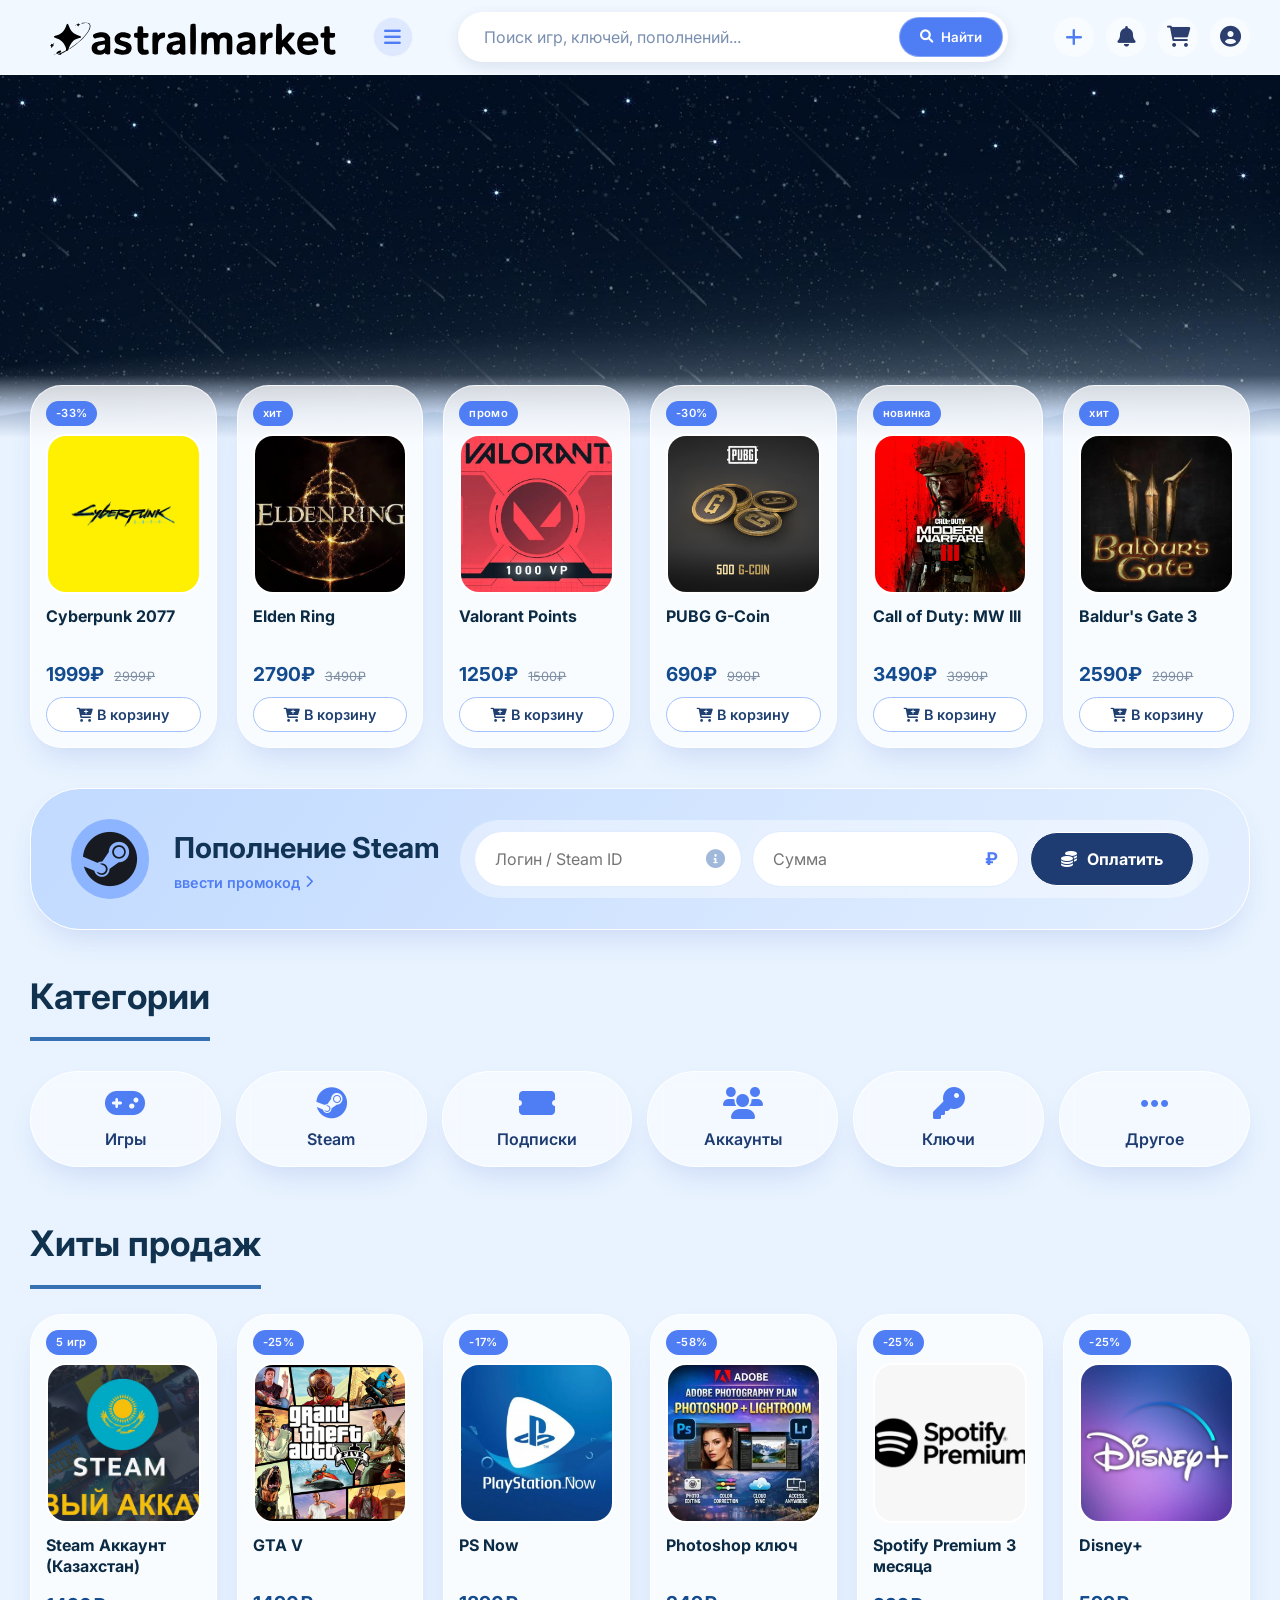
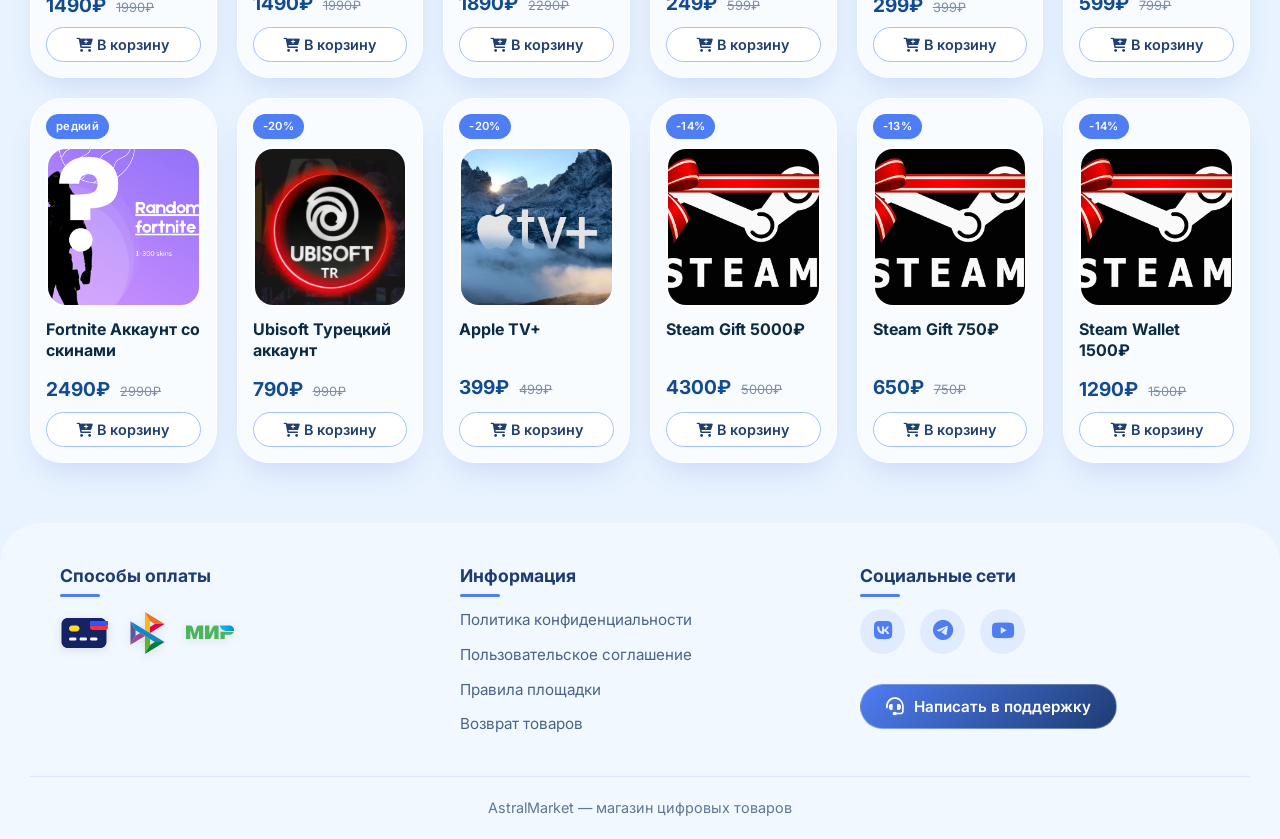
<file: index.html>
<!DOCTYPE html>
<html lang="ru">

<head>
    <meta charset="UTF-8">
    <meta name="viewport" content="width=device-width, initial-scale=1.0, maximum-scale=1.0, user-scalable=yes">
    <title>AstralMarket | Главная</title>
    <!-- Font Awesome -->
    <link rel="stylesheet" href="https://cdnjs.cloudflare.com/ajax/libs/font-awesome/6.0.0-beta3/css/all.min.css">
    <!-- Google Fonts -->
    <link href="https://fonts.googleapis.com/css2?family=Inter:wght@400;500;600;700;800&display=swap" rel="stylesheet">
    <!-- Главный CSS файл -->
    <link rel="stylesheet" href="css/style.css">
</head>

<body>
    <!-- Шапка сайта -->
    <header>
        <div class="container header-inner">
            <div class="header-left">
                <div class="logo">
                    <a href="index.html">
                        <img src="site-images/AstralMarketLogo.svg" height="35" alt="AstralMarket Logo">
                    </a>
                </div>

                <!-- Кнопка-бургер для категорий -->
                <button class="menu-btn" id="menuBtn">
                    <i class="fas fa-bars"></i>
                </button>
            </div>

            <div class="search-bar">
                <input type="text" placeholder="Поиск игр, ключей, пополнений..." id="searchInput">
                <button id="searchBtn"><i class="fas fa-search"></i> Найти</button>
            </div>

            <div class="user-actions">
                <a href="seller-register.html" class="seller-btn" title="Стать продавцом">
                    <i class="fas fa-plus"></i>
                </a>
                <i class="fas fa-bell"></i>
                <i class="fas fa-shopping-cart" id="cartIcon"></i>
                <a href="login.html"><i class="fas fa-user-circle"></i></a>
            </div>
        </div>
    </header>

    <!-- Меню категорий (центрированное модальное окно) -->
    <div class="menu-overlay" id="menuOverlay"></div>
    <div class="categories-modal" id="categoriesModal">
        <div class="modal-header">
            <h2>Категории товаров</h2>
            <button class="close-modal" id="closeModalBtn">
                <i class="fas fa-times"></i>
            </button>
        </div>
        <div class="modal-content" id="categoriesModalContent">
            <!-- Категории будут загружаться через JavaScript -->
        </div>
    </div>

    <!-- Модальное окно для промокода -->
    <div class="promo-overlay" id="promoOverlay"></div>
    <div class="promo-modal" id="promoModal">
        <div class="modal-header">
            <h2>Ввести промокод</h2>
            <button class="close-modal" id="closePromoBtn">
                <i class="fas fa-times"></i>
            </button>
        </div>
        <div class="modal-content">
            <div class="promo-form">
                <div class="form-group">
                    <label for="promoCode">Промокод</label>
                    <input type="text" id="promoCode" placeholder="Введите промокод">
                </div>
                <button class="promo-activate-btn" id="activatePromoBtn">
                    <i class="fas fa-check-circle"></i>
                    Активировать
                </button>
            </div>
        </div>
    </div>

    <!-- Главный контент -->
    <main>
        <!-- Hero баннер с усиленным градиентом -->
        <section class="hero-banner compact">
            <img src="site-images/hero-banner.jpg" alt="AstralMarket Banner" class="hero-image">
            <div class="hero-gradient"></div>
        </section>

        <!-- Контент, который наезжает на баннер -->
        <div class="content-after-hero">
            <div class="container">
                <!-- Рекомендуемые товары (6 карточек) -->
                <div class="product-grid" id="recommended-grid"></div>

                <!-- Плашка Пополнение Steam -->
                <section class="steam-block enhanced">
                    <div class="steam-info">
                        <i class="fab fa-steam steam-icon"></i>
                        <div class="steam-title">
                            <h3>Пополнение Steam</h3>
                            <button class="promo-link" id="promoLink">ввести промокод <i
                                    class="fas fa-chevron-right"></i></button>
                        </div>
                    </div>
                    <div class="steam-form">
                        <div class="input-wrapper">
                            <input type="text" placeholder="Логин / Steam ID" id="steamLogin">
                            <div class="info-icon-container" id="infoIconContainer">
                                <i class="fas fa-info-circle info-icon" id="infoIcon"></i>
                                <div class="info-tooltip" id="infoTooltip">
                                    <div class="tooltip-content">
                                        <p>Логин в Steam — это уникальное имя для входа в аккаунт. Это не никнейм,
                                            который видят другие пользователи.</p>
                                        <a href="https://store.steampowered.com/account/" target="_blank"
                                            class="tooltip-link" id="tooltipLink">
                                            <i class="fab fa-steam"></i>
                                            Узнать логин Steam
                                        </a>
                                    </div>
                                </div>
                            </div>
                        </div>
                        <div class="input-wrapper">
                            <input type="number" placeholder="Сумма" id="steamAmount">
                            <span class="currency">₽</span>
                        </div>
                        <button id="payBtn"><i class="fas fa-coins"></i> Оплатить</button>
                    </div>
                </section>

                <!-- Блок категорий -->
                <div class="section-title-wrapper">
                    <h2 class="section-title">Категории</h2>
                </div>
                <div class="categories-grid" id="categoriesGrid">
                    <!-- Категории будут загружаться через JavaScript -->
                </div>

                <!-- Хиты продаж -->
                <div class="section-title-wrapper">
                    <h2 class="section-title">Хиты продаж</h2>
                </div>
                <div class="product-grid" id="hits-grid"></div>
            </div>
        </div>
    </main>

    <!-- Футер -->
    <footer>
        <div class="container">
            <div class="footer-content">
                <!-- Левая колонка - Способы оплаты -->
                <div class="footer-column">
                    <h4>Способы оплаты</h4>
                    <div class="payment-methods">
                        <svg class="payment-icon" focusable="false" aria-hidden="true" viewBox="0 0 32 32" width="32"
                            height="32" fill="none" xmlns="http://www.w3.org/2000/svg">
                            <path
                                d="M1 10C1 7.79086 2.8625 6 5.16 6H26.84C29.1375 6 31 7.79086 31 10V22C31 24.2091 29.1375 26 26.84 26H5.16C2.8625 26 1 24.2091 1 22V10Z"
                                fill="#142266"></path>
                            <path fill-rule="evenodd" clip-rule="evenodd"
                                d="M6 20C6 19.4477 6.44772 19 7 19H10C10.5523 19 11 19.4477 11 20C11 20.5523 10.5523 21 10 21H7C6.44772 21 6 20.5523 6 20Z"
                                fill="white"></path>
                            <path fill-rule="evenodd" clip-rule="evenodd"
                                d="M13 20C13 19.4477 13.4477 19 14 19H17C17.5523 19 18 19.4477 18 20C18 20.5523 17.5523 21 17 21H14C13.4477 21 13 20.5523 13 20Z"
                                fill="white"></path>
                            <path fill-rule="evenodd" clip-rule="evenodd"
                                d="M20 20C20 19.4477 20.4477 19 21 19H24C24.5523 19 25 19.4477 25 20C25 20.5523 24.5523 21 24 21H21C20.4477 21 20 20.5523 20 20Z"
                                fill="white"></path>
                            <path fill-rule="evenodd" clip-rule="evenodd"
                                d="M6 13C6 11.8954 6.89543 11 8 11H11C12.1046 11 13 11.8954 13 13C13 14.1046 12.1046 15 11 15H8C6.89543 15 6 14.1046 6 13Z"
                                fill="#FFDA24"></path>
                            <rect x="20" y="8" width="12" height="3" fill="#3355FF"></rect>
                            <path
                                d="M20 11H32C32 11.9319 32 12.3978 31.8478 12.7654C31.6448 13.2554 31.2554 13.6448 30.7654 13.8478C30.3978 14 29.9319 14 29 14H23C22.0681 14 21.6022 14 21.2346 13.8478C20.7446 13.6448 20.3552 13.2554 20.1522 12.7654C20 12.3978 20 11.9319 20 11Z"
                                fill="#FF3333"></path>
                        </svg>

                        <svg class="payment-icon" focusable="false" aria-hidden="true" viewBox="0 0 32 32" width="32"
                            height="32" fill="none" xmlns="http://www.w3.org/2000/svg">
                            <path d="M5 8.0957L8.39069 14.1563V17.8532L5.00397 23.9019L5 8.0957Z" fill="#5B57A2"></path>
                            <path d="M18.0195 11.9515L21.1967 10.0041L27.6991 9.99805L18.0195 15.9278V11.9515Z"
                                fill="#D90751"></path>
                            <path d="M17.9998 8.05878L18.0178 16.0829L14.6191 13.9946V2L17.9998 8.05878Z"
                                fill="#FAB718"></path>
                            <path d="M27.6973 9.99632L21.1947 10.0024L17.9998 8.05878L14.6191 2L27.6973 9.99632Z"
                                fill="#ED6F26"></path>
                            <path d="M18.0178 23.9358V20.0427L14.6191 17.9941L14.621 30.0006L18.0178 23.9358Z"
                                fill="#63B22F"></path>
                            <path d="M21.1882 22.0059L8.39046 14.1563L5 8.0957L27.6847 21.998L21.1882 22.0059Z"
                                fill="#1487C9"></path>
                            <path d="M14.623 29.9985L18.0193 23.9336L21.1886 22.004L27.6851 21.9961L14.623 29.9985Z"
                                fill="#017F36"></path>
                            <path d="M5.00391 23.9011L14.648 17.9932L11.4057 16.0039L8.39063 17.8523L5.00391 23.9011Z"
                                fill="#984995"></path>
                        </svg>

                        <svg class="payment-icon" focusable="false" aria-hidden="true" viewBox="0 0 32 32" width="32"
                            height="32" fill="none" xmlns="http://www.w3.org/2000/svg">
                            <g clip-path="url(#clip0_10999_92006)">
                                <path fill-rule="evenodd" clip-rule="evenodd"
                                    d="M8.62299 11V11.004C8.61903 11.004 7.37305 11 7.04079 12.1906C6.73621 13.2823 5.87787 16.2964 5.85414 16.3795H5.61681C5.61681 16.3795 4.73869 13.2981 4.43016 12.1866C4.0979 10.996 2.84796 11 2.84796 11H0V20.0581H2.84796V14.6786H2.96662H3.08529L4.7466 20.0581H6.72435L8.38566 14.6826H8.62299V20.0581H11.4709V11H8.62299Z"
                                    fill="#4DB45E"></path>
                                <path fill-rule="evenodd" clip-rule="evenodd"
                                    d="M19.0261 11C19.0261 11 18.1915 11.0752 17.7999 11.9493L15.7826 16.3795H15.5452V11H12.6973V20.0581H15.387C15.387 20.0581 16.2612 19.979 16.6528 19.1088L18.6305 14.6786H18.8678V20.0581H21.7158V11H19.0261Z"
                                    fill="#4DB45E"></path>
                                <path fill-rule="evenodd" clip-rule="evenodd"
                                    d="M22.9824 15.1133V20.0577H25.8304V17.1701H28.9157C30.2605 17.1701 31.3997 16.3118 31.823 15.1133H22.9824Z"
                                    fill="#4DB45E"></path>
                                <path fill-rule="evenodd" clip-rule="evenodd"
                                    d="M28.9148 11H22.582C22.8985 12.7246 24.1919 14.109 25.8651 14.5599C26.2448 14.6628 26.6443 14.7182 27.0557 14.7182H31.9368C31.9803 14.5125 32.0001 14.3028 32.0001 14.0853C32.0001 12.3805 30.6196 11 28.9148 11Z"
                                    fill="url(#paint0_linear_10999_92006)"></path>
                            </g>
                            <defs>
                                <linearGradient id="paint0_linear_10999_92006" x1="22.5828" y1="12.8591" x2="32.0001"
                                    y2="12.8591" gradientUnits="userSpaceOnUse">
                                    <stop offset="0.3" stop-color="#00B4E6"></stop>
                                    <stop offset="1" stop-color="#088CCB"></stop>
                                </linearGradient>
                                <clipPath id="clip0_10999_92006">
                                    <rect width="32" height="32" fill="white"></rect>
                                </clipPath>
                            </defs>
                        </svg>
                    </div>
                </div>

                <!-- Средняя колонка - Информация -->
                <div class="footer-column">
                    <h4>Информация</h4>
                    <div class="footer-links">
                        <a href="#">Политика конфиденциальности</a>
                        <a href="#">Пользовательское соглашение</a>
                        <a href="#">Правила площадки</a>
                        <a href="#">Возврат товаров</a>
                    </div>
                </div>

                <!-- Правая колонка - Социальные сети и поддержка -->
                <div class="footer-column">
                    <h4>Социальные сети</h4>
                    <div class="social-links">
                        <a href="#" class="social-link" target="_blank">
                            <i class="fab fa-vk"></i>
                        </a>
                        <a href="#" class="social-link" target="_blank">
                            <i class="fab fa-telegram-plane"></i>
                        </a>
                        <a href="#" class="social-link" target="_blank">
                            <i class="fab fa-youtube"></i>
                        </a>
                    </div>

                    <button class="support-btn" id="supportBtn">
                        <i class="fas fa-headset"></i>
                        Написать в поддержку
                    </button>
                </div>
            </div>

            <div class="copyright">
                <p>AstralMarket — магазин цифровых товаров</p>
            </div>
        </div>
    </footer>

    <!-- Мобильный нижний центр управления -->
    <div class="mobile-bottom-nav" id="mobileBottomNav">
        <a href="seller-register.html" class="nav-item" title="Стать продавцом">
            <i class="fas fa-plus"></i>
            <span>Продавать</span>
        </a>
        <a href="#" class="nav-item" id="mobileBellIcon">
            <i class="fas fa-bell"></i>
            <span>Уведомления</span>
        </a>
        <a href="#" class="nav-item" id="mobileCartIcon">
            <i class="fas fa-shopping-cart"></i>
            <span>Корзина</span>
        </a>
        <a href="login.html" class="nav-item">
            <i class="fas fa-user-circle"></i>
            <span>Профиль</span>
        </a>
    </div>

    <!-- Контейнер для мобильных уведомлений -->
    <div class="mobile-notification" id="mobileNotification">
        <i class="fas" id="mobileNotificationIcon"></i>
        <span id="mobileNotificationMessage"></span>
        <button class="close-notification" id="closeMobileNotification">
            <i class="fas fa-times"></i>
        </button>
    </div>

    <!-- Модальное окно корзины для ПК -->
    <div class="cart-overlay" id="cartOverlay"></div>
    <div class="cart-modal" id="cartModal">
        <div class="cart-header">
            <h3><i class="fas fa-shopping-cart"></i> Корзина <span id="cartCount">0</span></h3>
            <button class="close-cart" id="closeCartBtn"><i class="fas fa-times"></i></button>
        </div>
        <div class="cart-content" id="cartContent">
            <!-- Товары будут загружаться через JavaScript -->
        </div>
        <div class="cart-footer">
            <div class="cart-total">
                <span>Итого:</span>
                <span id="cartTotalPrice">0 ₽</span>
            </div>
            <button class="checkout-btn" id="checkoutBtn">Оформить заказ</button>
        </div>
    </div>

    <!-- Мобильное полноэкранное меню корзины -->
    <div class="mobile-cart-fullscreen" id="mobileCartFullscreen">
        <div class="mobile-cart-header">
            <h3><i class="fas fa-shopping-cart"></i> Корзина</h3>
            <button class="close-mobile-cart" id="closeMobileCartBtn"><i class="fas fa-times"></i></button>
        </div>
        <div class="mobile-cart-content" id="mobileCartContent">
            <!-- Товары будут загружаться через JavaScript -->
        </div>
        <div class="mobile-cart-footer">
            <div class="mobile-cart-total">
                <span>Итого:</span>
                <span id="mobileCartTotalPrice">0 ₽</span>
            </div>
            <button class="mobile-checkout-btn" id="mobileCheckoutBtn">Оформить заказ</button>
        </div>
    </div>

    <!-- JavaScript файлы -->
    <script src="js/data.js"></script>
    <script src="js/main.js"></script>
</body>

</html>
</file>
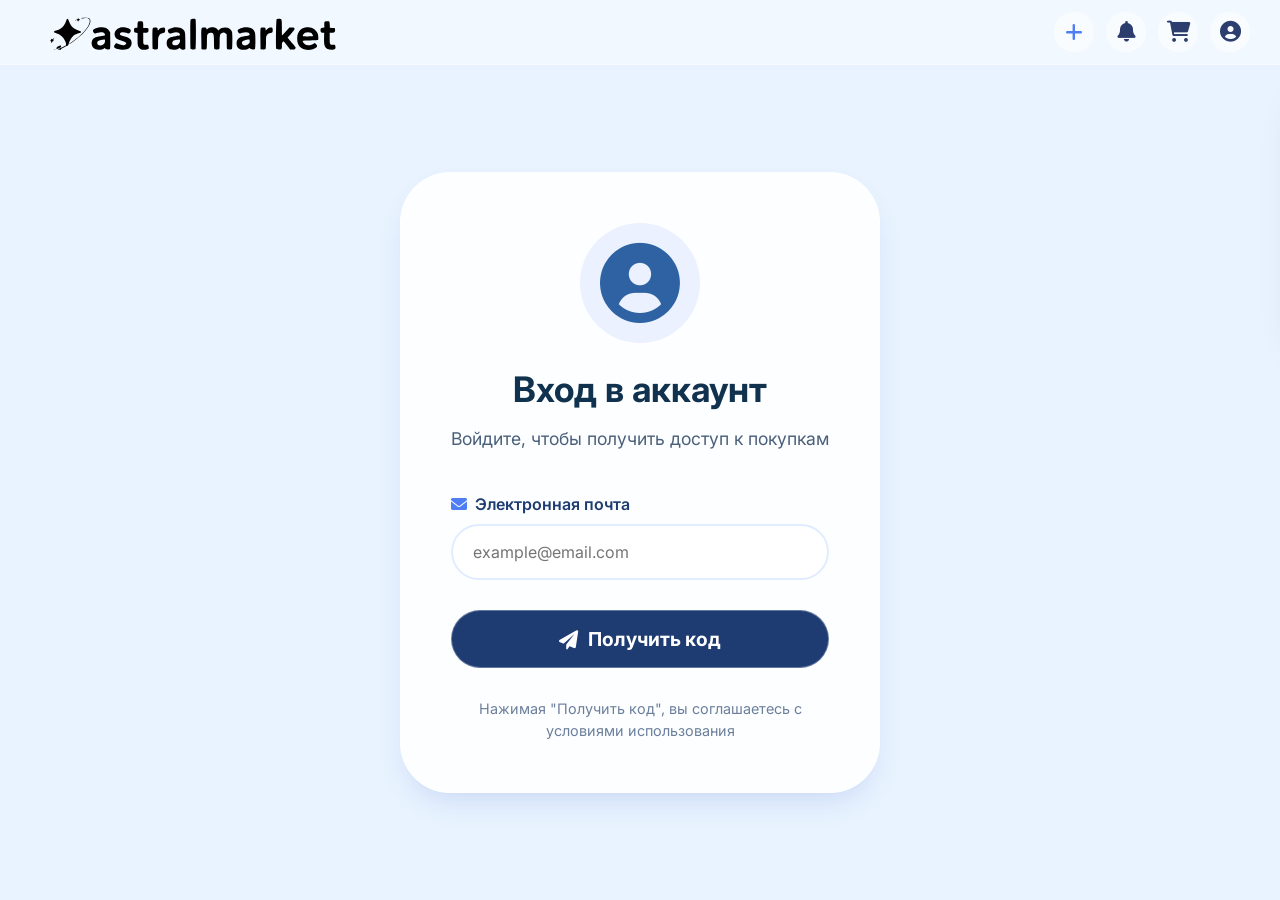
<file: login.html>
<!DOCTYPE html>
<html lang="ru">

<head>
    <meta charset="UTF-8">
    <meta name="viewport" content="width=device-width, initial-scale=1.0, maximum-scale=1.0, user-scalable=yes">
    <title>AstralMarket | Вход в аккаунт</title>
    <link rel="stylesheet" href="https://cdnjs.cloudflare.com/ajax/libs/font-awesome/6.0.0-beta3/css/all.min.css">
    <link href="https://fonts.googleapis.com/css2?family=Inter:wght@400;500;600;700;800&display=swap" rel="stylesheet">
    <link rel="stylesheet" href="css/style.css">
</head>

<body class="login-page">
    <header>
        <div class="container header-inner">
            <div class="header-left">
                <div class="logo">
                    <a href="index.html">
                        <img src="site-images/AstralMarketLogo.svg" height="35" alt="AstralMarket Logo">
                    </a>
                </div>
            </div>

            <div class="user-actions">
                <a href="seller-register.html" class="seller-btn" title="Стать продавцом">
                    <i class="fas fa-plus"></i>
                </a>
                <i class="fas fa-bell"></i>
                <i class="fas fa-shopping-cart" id="cartIcon"></i>
                <a href="login.html"><i class="fas fa-user-circle"></i></a>
            </div>
        </div>
    </header>

    <main class="login-container">
        <div class="login-card">
            <div class="login-header">
                <i class="fas fa-user-circle login-icon"></i>
                <h2>Вход в аккаунт</h2>
                <p>Войдите, чтобы получить доступ к покупкам</p>
            </div>

            <form id="loginForm" class="login-form">
                <div class="form-group">
                    <label for="email">
                        <i class="fas fa-envelope"></i>
                        Электронная почта
                    </label>
                    <input type="email" id="email" name="email" placeholder="example@email.com" required>
                </div>

                <button type="submit" class="login-btn" id="getCodeBtn">
                    <i class="fas fa-paper-plane"></i>
                    Получить код
                </button>
            </form>

            <div class="login-footer">
                <p>Нажимая "Получить код", вы соглашаетесь с условиями использования</p>
            </div>
        </div>
    </main>

    <!-- Мобильный нижний центр управления -->
    <div class="mobile-bottom-nav" id="mobileBottomNav">
        <a href="seller-register.html" class="nav-item" title="Стать продавцом">
            <i class="fas fa-plus"></i>
            <span>Продавать</span>
        </a>
        <a href="#" class="nav-item" id="mobileBellIcon">
            <i class="fas fa-bell"></i>
            <span>Уведомления</span>
        </a>
        <a href="#" class="nav-item" id="mobileCartIcon">
            <i class="fas fa-shopping-cart"></i>
            <span>Корзина</span>
        </a>
        <a href="login.html" class="nav-item">
            <i class="fas fa-user-circle"></i>
            <span>Профиль</span>
        </a>
    </div>

    <!-- Контейнер для мобильных уведомлений -->
    <div class="mobile-notification" id="mobileNotification">
        <i class="fas" id="mobileNotificationIcon"></i>
        <span id="mobileNotificationMessage"></span>
        <button class="close-notification" id="closeMobileNotification">
            <i class="fas fa-times"></i>
        </button>
    </div>

    <!-- Модальное окно корзины для ПК -->
    <div class="cart-overlay" id="cartOverlay"></div>
    <div class="cart-modal" id="cartModal">
        <div class="cart-header">
            <h3><i class="fas fa-shopping-cart"></i> Корзина <span id="cartCount">0</span></h3>
            <button class="close-cart" id="closeCartBtn"><i class="fas fa-times"></i></button>
        </div>
        <div class="cart-content" id="cartContent">
            <!-- Товары будут загружаться через JavaScript -->
        </div>
        <div class="cart-footer">
            <div class="cart-total">
                <span>Итого:</span>
                <span id="cartTotalPrice">0 ₽</span>
            </div>
            <button class="checkout-btn" id="checkoutBtn">Оформить заказ</button>
        </div>
    </div>

    <!-- Мобильное полноэкранное меню корзины -->
    <div class="mobile-cart-fullscreen" id="mobileCartFullscreen">
        <div class="mobile-cart-header">
            <h3><i class="fas fa-shopping-cart"></i> Корзина</h3>
            <button class="close-mobile-cart" id="closeMobileCartBtn"><i class="fas fa-times"></i></button>
        </div>
        <div class="mobile-cart-content" id="mobileCartContent">
            <!-- Товары будут загружаться через JavaScript -->
        </div>
        <div class="mobile-cart-footer">
            <div class="mobile-cart-total">
                <span>Итого:</span>
                <span id="mobileCartTotalPrice">0 ₽</span>
            </div>
            <button class="mobile-checkout-btn" id="mobileCheckoutBtn">Оформить заказ</button>
        </div>
    </div>

    <script src="js/login.js"></script>
    <script src="js/main.js"></script>
</body>

</html>
</file>
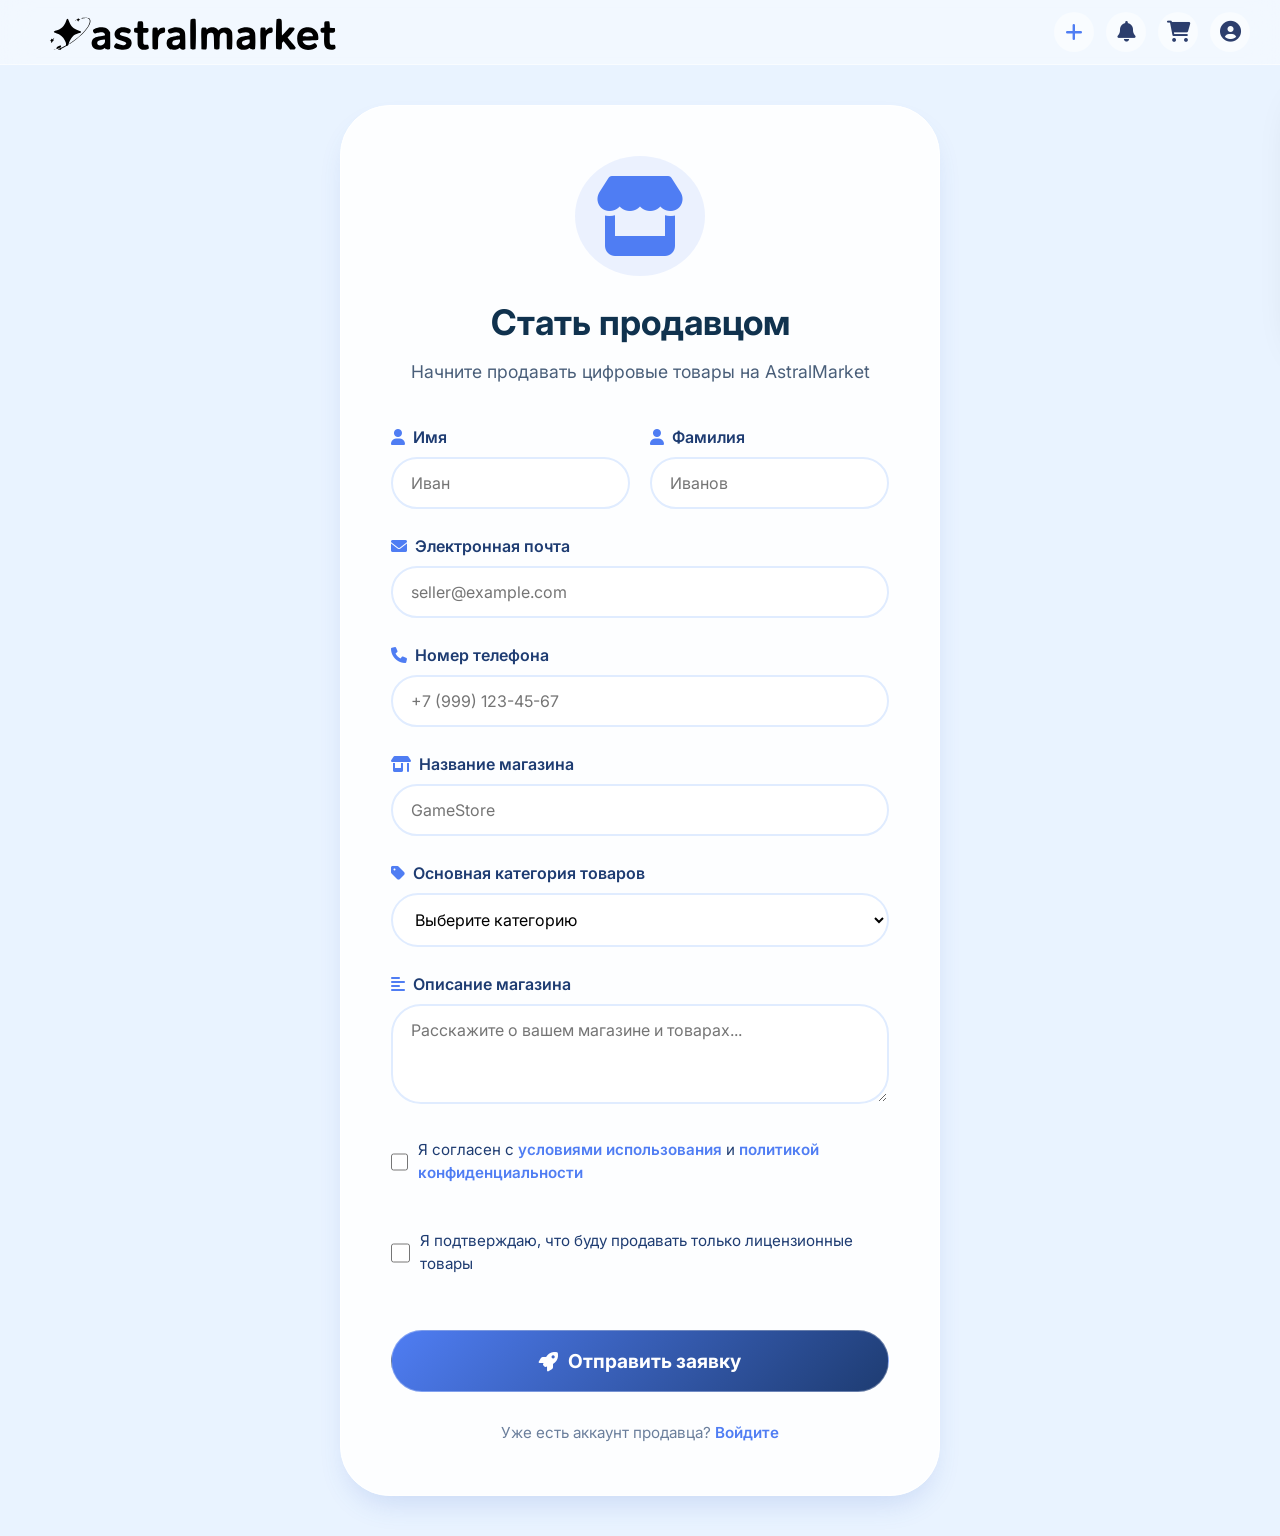
<file: seller-register.html>
<!DOCTYPE html>
<html lang="ru">

<head>
    <meta charset="UTF-8">
    <meta name="viewport" content="width=device-width, initial-scale=1.0, maximum-scale=1.0, user-scalable=yes">
    <title>AstralMarket | Стать продавцом</title>
    <link rel="stylesheet" href="https://cdnjs.cloudflare.com/ajax/libs/font-awesome/6.0.0-beta3/css/all.min.css">
    <link href="https://fonts.googleapis.com/css2?family=Inter:wght@400;500;600;700;800&display=swap" rel="stylesheet">
    <link rel="stylesheet" href="css/style.css">
    <style>
        /* Дополнительные стили для страницы регистрации продавца */
        .seller-register-page {
            display: flex;
            flex-direction: column;
            min-height: 100vh;
        }

        .seller-container {
            flex: 1;
            display: flex;
            align-items: center;
            justify-content: center;
            padding: 40px 20px;
        }

        .seller-card {
            background: rgba(255, 255, 255, 0.9);
            backdrop-filter: blur(20px);
            border-radius: 50px;
            padding: 50px;
            max-width: 600px;
            width: 100%;
            box-shadow: var(--shadow);
            border: 1px solid white;
            animation: fadeIn 0.5s ease;
        }

        .seller-header {
            text-align: center;
            margin-bottom: 40px;
        }

        .seller-icon {
            font-size: 5rem;
            color: #4f7df3;
            background: rgba(79, 125, 243, 0.1);
            padding: 20px;
            border-radius: 50%;
            margin-bottom: 20px;
        }

        .seller-header h2 {
            font-size: 2.2rem;
            color: #10324e;
            margin-bottom: 10px;
        }

        .seller-header p {
            color: #4a5f7a;
            font-size: 1.1rem;
        }

        .seller-form {
            display: flex;
            flex-direction: column;
            gap: 25px;
        }

        .form-row {
            display: flex;
            gap: 20px;
            flex-wrap: wrap;
        }

        .form-row .form-group {
            flex: 1;
            min-width: 200px;
        }

        .form-group {
            display: flex;
            flex-direction: column;
            gap: 8px;
        }

        .form-group label {
            font-weight: 600;
            color: #1e3c72;
            display: flex;
            align-items: center;
            gap: 8px;
        }

        .form-group label i {
            color: #4f7df3;
        }

        .form-group input,
        .form-group select,
        .form-group textarea {
            padding: 14px 18px;
            border: 2px solid #e0ecff;
            border-radius: 30px;
            font-size: 1rem;
            transition: 0.2s;
            background: white;
            font-family: 'Inter', sans-serif;
        }

        .form-group input:focus,
        .form-group select:focus,
        .form-group textarea:focus {
            outline: none;
            border-color: #4f7df3;
            box-shadow: 0 0 0 4px rgba(79, 125, 243, 0.1);
        }

        .form-group textarea {
            resize: vertical;
            min-height: 100px;
        }

        .checkbox-group {
            display: flex;
            align-items: center;
            gap: 10px;
            margin: 10px 0;
        }

        .checkbox-group input {
            width: 20px;
            height: 20px;
            cursor: pointer;
        }

        .checkbox-group label {
            font-size: 0.95rem;
            color: #1e3c72;
            cursor: pointer;
        }

        .checkbox-group a {
            color: #4f7df3;
            text-decoration: none;
            font-weight: 600;
        }

        .checkbox-group a:hover {
            text-decoration: underline;
        }

        .seller-submit-btn {
            background: linear-gradient(135deg, #4f7df3, #1e3c72);
            color: white;
            border: none;
            padding: 18px;
            border-radius: 40px;
            font-weight: 700;
            font-size: 1.2rem;
            cursor: pointer;
            display: flex;
            align-items: center;
            justify-content: center;
            gap: 10px;
            transition: 0.2s;
            border: 1px solid rgba(255, 255, 255, 0.3);
            margin-top: 20px;
        }

        .seller-submit-btn:hover {
            transform: translateY(-2px);
            box-shadow: 0 10px 25px rgba(79, 125, 243, 0.3);
        }

        .seller-footer {
            margin-top: 30px;
            text-align: center;
            color: #6b7f9c;
            font-size: 0.95rem;
        }

        .seller-footer a {
            color: #4f7df3;
            text-decoration: none;
            font-weight: 600;
        }

        .seller-footer a:hover {
            text-decoration: underline;
        }

        @media (max-width: 768px) {
            .seller-card {
                padding: 30px 20px;
            }

            .form-row {
                flex-direction: column;
                gap: 15px;
            }
        }

        @media (max-width: 480px) {
            .seller-card {
                padding: 30px 20px;
            }

            .seller-header h2 {
                font-size: 1.8rem;
            }

            .seller-header p {
                font-size: 1rem;
            }
        }
    </style>
</head>

<body class="seller-register-page">
    <header>
        <div class="container header-inner">
            <div class="header-left">
                <div class="logo">
                    <a href="index.html">
                        <img src="site-images/AstralMarketLogo.svg" height="35" alt="AstralMarket Logo">
                    </a>
                </div>
            </div>

            <div class="user-actions">
                <a href="seller-register.html" class="seller-btn" title="Стать продавцом">
                    <i class="fas fa-plus"></i>
                </a>
                <i class="fas fa-bell"></i>
                <i class="fas fa-shopping-cart" id="cartIcon"></i>
                <a href="login.html"><i class="fas fa-user-circle"></i></a>
            </div>
        </div>
    </header>

    <main class="seller-container">
        <div class="seller-card">
            <div class="seller-header">
                <i class="fas fa-store seller-icon"></i>
                <h2>Стать продавцом</h2>
                <p>Начните продавать цифровые товары на AstralMarket</p>
            </div>

            <form id="sellerForm" class="seller-form">
                <div class="form-row">
                    <div class="form-group">
                        <label for="firstName">
                            <i class="fas fa-user"></i>
                            Имя
                        </label>
                        <input type="text" id="firstName" placeholder="Иван" required>
                    </div>

                    <div class="form-group">
                        <label for="lastName">
                            <i class="fas fa-user"></i>
                            Фамилия
                        </label>
                        <input type="text" id="lastName" placeholder="Иванов" required>
                    </div>
                </div>

                <div class="form-group">
                    <label for="email">
                        <i class="fas fa-envelope"></i>
                        Электронная почта
                    </label>
                    <input type="email" id="email" placeholder="seller@example.com" required>
                </div>

                <div class="form-group">
                    <label for="phone">
                        <i class="fas fa-phone"></i>
                        Номер телефона
                    </label>
                    <input type="tel" id="phone" placeholder="+7 (999) 123-45-67" required>
                </div>

                <div class="form-group">
                    <label for="storeName">
                        <i class="fas fa-store-alt"></i>
                        Название магазина
                    </label>
                    <input type="text" id="storeName" placeholder="GameStore" required>
                </div>

                <div class="form-group">
                    <label for="category">
                        <i class="fas fa-tag"></i>
                        Основная категория товаров
                    </label>
                    <select id="category" required>
                        <option value="">Выберите категорию</option>
                        <option value="games">Игры</option>
                        <option value="steam">Steam</option>
                        <option value="subscriptions">Подписки</option>
                        <option value="accounts">Аккаунты</option>
                        <option value="keys">Ключи</option>
                        <option value="other">Другое</option>
                    </select>
                </div>

                <div class="form-group">
                    <label for="description">
                        <i class="fas fa-align-left"></i>
                        Описание магазина
                    </label>
                    <textarea id="description" placeholder="Расскажите о вашем магазине и товарах..."></textarea>
                </div>

                <div class="checkbox-group">
                    <input type="checkbox" id="agreeTerms" required>
                    <label for="agreeTerms">
                        Я согласен с <a href="#">условиями использования</a> и <a href="#">политикой
                            конфиденциальности</a>
                    </label>
                </div>

                <div class="checkbox-group">
                    <input type="checkbox" id="agreeSeller" required>
                    <label for="agreeSeller">
                        Я подтверждаю, что буду продавать только лицензионные товары
                    </label>
                </div>

                <button type="submit" class="seller-submit-btn" id="sellerSubmitBtn">
                    <i class="fas fa-rocket"></i>
                    Отправить заявку
                </button>
            </form>

            <div class="seller-footer">
                <p>Уже есть аккаунт продавца? <a href="login.html">Войдите</a></p>
            </div>
        </div>
    </main>

    <!-- Мобильный нижний центр управления -->
    <div class="mobile-bottom-nav" id="mobileBottomNav">
        <a href="seller-register.html" class="nav-item" title="Стать продавцом">
            <i class="fas fa-plus"></i>
            <span>Продавать</span>
        </a>
        <a href="#" class="nav-item" id="mobileBellIcon">
            <i class="fas fa-bell"></i>
            <span>Уведомления</span>
        </a>
        <a href="#" class="nav-item" id="mobileCartIcon">
            <i class="fas fa-shopping-cart"></i>
            <span>Корзина</span>
        </a>
        <a href="login.html" class="nav-item">
            <i class="fas fa-user-circle"></i>
            <span>Профиль</span>
        </a>
    </div>

    <!-- Контейнер для мобильных уведомлений -->
    <div class="mobile-notification" id="mobileNotification">
        <i class="fas" id="mobileNotificationIcon"></i>
        <span id="mobileNotificationMessage"></span>
        <button class="close-notification" id="closeMobileNotification">
            <i class="fas fa-times"></i>
        </button>
    </div>

    <!-- Модальное окно корзины для ПК -->
    <div class="cart-overlay" id="cartOverlay"></div>
    <div class="cart-modal" id="cartModal">
        <div class="cart-header">
            <h3><i class="fas fa-shopping-cart"></i> Корзина <span id="cartCount">0</span></h3>
            <button class="close-cart" id="closeCartBtn"><i class="fas fa-times"></i></button>
        </div>
        <div class="cart-content" id="cartContent">
            <!-- Товары будут загружаться через JavaScript -->
        </div>
        <div class="cart-footer">
            <div class="cart-total">
                <span>Итого:</span>
                <span id="cartTotalPrice">0 ₽</span>
            </div>
            <button class="checkout-btn" id="checkoutBtn">Оформить заказ</button>
        </div>
    </div>

    <!-- Мобильное полноэкранное меню корзины -->
    <div class="mobile-cart-fullscreen" id="mobileCartFullscreen">
        <div class="mobile-cart-header">
            <h3><i class="fas fa-shopping-cart"></i> Корзина</h3>
            <button class="close-mobile-cart" id="closeMobileCartBtn"><i class="fas fa-times"></i></button>
        </div>
        <div class="mobile-cart-content" id="mobileCartContent">
            <!-- Товары будут загружаться через JavaScript -->
        </div>
        <div class="mobile-cart-footer">
            <div class="mobile-cart-total">
                <span>Итого:</span>
                <span id="mobileCartTotalPrice">0 ₽</span>
            </div>
            <button class="mobile-checkout-btn" id="mobileCheckoutBtn">Оформить заказ</button>
        </div>
    </div>

    <script src="js/main.js"></script>
</body>

</html>
</file>
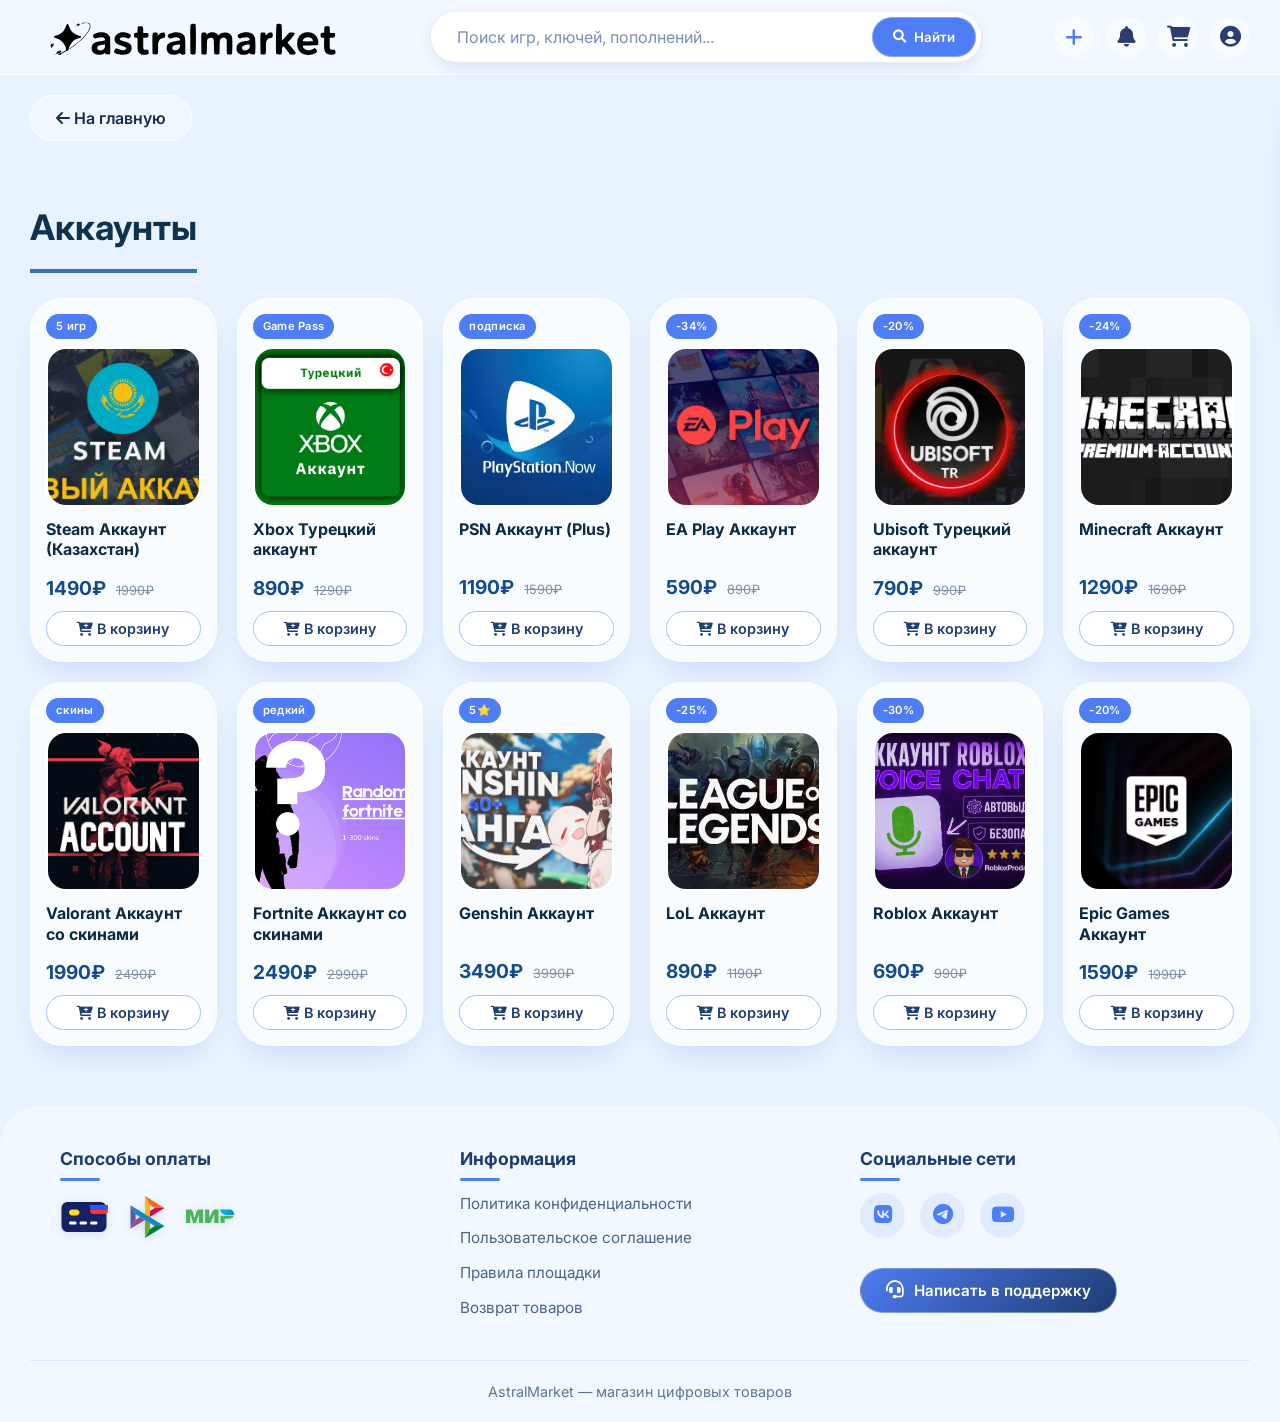
<file: categories/accounts.html>
<!DOCTYPE html>
<html lang="ru">

<head>
    <meta charset="UTF-8">
    <meta name="viewport" content="width=device-width, initial-scale=1.0, maximum-scale=1.0, user-scalable=yes">
    <title>AstralMarket | Аккаунты</title>
    <link rel="stylesheet" href="https://cdnjs.cloudflare.com/ajax/libs/font-awesome/6.0.0-beta3/css/all.min.css">
    <link href="https://fonts.googleapis.com/css2?family=Inter:wght@400;500;600;700;800&display=swap" rel="stylesheet">
    <link rel="stylesheet" href="../css/style.css">
</head>

<body>
    <header>
        <div class="container header-inner">
            <div class="header-left">
                <div class="logo">
                    <a href="../index.html">
                        <img src="../site-images/AstralMarketLogo.svg" height="35" alt="AstralMarket Logo">
                    </a>
                </div>
            </div>

            <div class="search-bar">
                <input type="text" placeholder="Поиск игр, ключей, пополнений..." id="searchInput">
                <button id="searchBtn"><i class="fas fa-search"></i> Найти</button>
            </div>

            <div class="user-actions">
                <a href="../seller-register.html" class="seller-btn" title="Стать продавцом">
                    <i class="fas fa-plus"></i>
                </a>
                <i class="fas fa-bell"></i>
                <i class="fas fa-shopping-cart" id="cartIcon"></i>
                <a href="../login.html"><i class="fas fa-user-circle"></i></a>
            </div>
        </div>
    </header>

    <main class="container">
        <div class="back-home" onclick="window.location.href='../index.html'">
            <i class="fas fa-arrow-left"></i> На главную
        </div>

        <div class="section-title-wrapper">
            <h2 class="section-title" id="categoryTitle">Категория: Аккаунты</h2>
        </div>

        <div class="product-grid" id="categoryProductsGrid"></div>
    </main>

    <footer>
        <div class="container">
            <div class="footer-content">
                <!-- Левая колонка - Способы оплаты -->
                <div class="footer-column">
                    <h4>Способы оплаты</h4>
                    <div class="payment-methods">
                        <svg class="payment-icon" focusable="false" aria-hidden="true" viewBox="0 0 32 32" width="32"
                            height="32" fill="none" xmlns="http://www.w3.org/2000/svg">
                            <path
                                d="M1 10C1 7.79086 2.8625 6 5.16 6H26.84C29.1375 6 31 7.79086 31 10V22C31 24.2091 29.1375 26 26.84 26H5.16C2.8625 26 1 24.2091 1 22V10Z"
                                fill="#142266"></path>
                            <path fill-rule="evenodd" clip-rule="evenodd"
                                d="M6 20C6 19.4477 6.44772 19 7 19H10C10.5523 19 11 19.4477 11 20C11 20.5523 10.5523 21 10 21H7C6.44772 21 6 20.5523 6 20Z"
                                fill="white"></path>
                            <path fill-rule="evenodd" clip-rule="evenodd"
                                d="M13 20C13 19.4477 13.4477 19 14 19H17C17.5523 19 18 19.4477 18 20C18 20.5523 17.5523 21 17 21H14C13.4477 21 13 20.5523 13 20Z"
                                fill="white"></path>
                            <path fill-rule="evenodd" clip-rule="evenodd"
                                d="M20 20C20 19.4477 20.4477 19 21 19H24C24.5523 19 25 19.4477 25 20C25 20.5523 24.5523 21 24 21H21C20.4477 21 20 20.5523 20 20Z"
                                fill="white"></path>
                            <path fill-rule="evenodd" clip-rule="evenodd"
                                d="M6 13C6 11.8954 6.89543 11 8 11H11C12.1046 11 13 11.8954 13 13C13 14.1046 12.1046 15 11 15H8C6.89543 15 6 14.1046 6 13Z"
                                fill="#FFDA24"></path>
                            <rect x="20" y="8" width="12" height="3" fill="#3355FF"></rect>
                            <path
                                d="M20 11H32C32 11.9319 32 12.3978 31.8478 12.7654C31.6448 13.2554 31.2554 13.6448 30.7654 13.8478C30.3978 14 29.9319 14 29 14H23C22.0681 14 21.6022 14 21.2346 13.8478C20.7446 13.6448 20.3552 13.2554 20.1522 12.7654C20 12.3978 20 11.9319 20 11Z"
                                fill="#FF3333"></path>
                        </svg>

                        <svg class="payment-icon" focusable="false" aria-hidden="true" viewBox="0 0 32 32" width="32"
                            height="32" fill="none" xmlns="http://www.w3.org/2000/svg">
                            <path d="M5 8.0957L8.39069 14.1563V17.8532L5.00397 23.9019L5 8.0957Z" fill="#5B57A2"></path>
                            <path d="M18.0195 11.9515L21.1967 10.0041L27.6991 9.99805L18.0195 15.9278V11.9515Z"
                                fill="#D90751"></path>
                            <path d="M17.9998 8.05878L18.0178 16.0829L14.6191 13.9946V2L17.9998 8.05878Z"
                                fill="#FAB718"></path>
                            <path d="M27.6973 9.99632L21.1947 10.0024L17.9998 8.05878L14.6191 2L27.6973 9.99632Z"
                                fill="#ED6F26"></path>
                            <path d="M18.0178 23.9358V20.0427L14.6191 17.9941L14.621 30.0006L18.0178 23.9358Z"
                                fill="#63B22F"></path>
                            <path d="M21.1882 22.0059L8.39046 14.1563L5 8.0957L27.6847 21.998L21.1882 22.0059Z"
                                fill="#1487C9"></path>
                            <path d="M14.623 29.9985L18.0193 23.9336L21.1886 22.004L27.6851 21.9961L14.623 29.9985Z"
                                fill="#017F36"></path>
                            <path d="M5.00391 23.9011L14.648 17.9932L11.4057 16.0039L8.39063 17.8523L5.00391 23.9011Z"
                                fill="#984995"></path>
                        </svg>

                        <svg class="payment-icon" focusable="false" aria-hidden="true" viewBox="0 0 32 32" width="32"
                            height="32" fill="none" xmlns="http://www.w3.org/2000/svg">
                            <g clip-path="url(#clip0_10999_92006)">
                                <path fill-rule="evenodd" clip-rule="evenodd"
                                    d="M8.62299 11V11.004C8.61903 11.004 7.37305 11 7.04079 12.1906C6.73621 13.2823 5.87787 16.2964 5.85414 16.3795H5.61681C5.61681 16.3795 4.73869 13.2981 4.43016 12.1866C4.0979 10.996 2.84796 11 2.84796 11H0V20.0581H2.84796V14.6786H2.96662H3.08529L4.7466 20.0581H6.72435L8.38566 14.6826H8.62299V20.0581H11.4709V11H8.62299Z"
                                    fill="#4DB45E"></path>
                                <path fill-rule="evenodd" clip-rule="evenodd"
                                    d="M19.0261 11C19.0261 11 18.1915 11.0752 17.7999 11.9493L15.7826 16.3795H15.5452V11H12.6973V20.0581H15.387C15.387 20.0581 16.2612 19.979 16.6528 19.1088L18.6305 14.6786H18.8678V20.0581H21.7158V11H19.0261Z"
                                    fill="#4DB45E"></path>
                                <path fill-rule="evenodd" clip-rule="evenodd"
                                    d="M22.9824 15.1133V20.0577H25.8304V17.1701H28.9157C30.2605 17.1701 31.3997 16.3118 31.823 15.1133H22.9824Z"
                                    fill="#4DB45E"></path>
                                <path fill-rule="evenodd" clip-rule="evenodd"
                                    d="M28.9148 11H22.582C22.8985 12.7246 24.1919 14.109 25.8651 14.5599C26.2448 14.6628 26.6443 14.7182 27.0557 14.7182H31.9368C31.9803 14.5125 32.0001 14.3028 32.0001 14.0853C32.0001 12.3805 30.6196 11 28.9148 11Z"
                                    fill="url(#paint0_linear_10999_92006)"></path>
                            </g>
                            <defs>
                                <linearGradient id="paint0_linear_10999_92006" x1="22.5828" y1="12.8591" x2="32.0001"
                                    y2="12.8591" gradientUnits="userSpaceOnUse">
                                    <stop offset="0.3" stop-color="#00B4E6"></stop>
                                    <stop offset="1" stop-color="#088CCB"></stop>
                                </linearGradient>
                                <clipPath id="clip0_10999_92006">
                                    <rect width="32" height="32" fill="white"></rect>
                                </clipPath>
                            </defs>
                        </svg>
                    </div>
                </div>

                <!-- Средняя колонка - Информация -->
                <div class="footer-column">
                    <h4>Информация</h4>
                    <div class="footer-links">
                        <a href="#">Политика конфиденциальности</a>
                        <a href="#">Пользовательское соглашение</a>
                        <a href="#">Правила площадки</a>
                        <a href="#">Возврат товаров</a>
                    </div>
                </div>

                <!-- Правая колонка - Социальные сети и поддержка -->
                <div class="footer-column">
                    <h4>Социальные сети</h4>
                    <div class="social-links">
                        <a href="#" class="social-link" target="_blank">
                            <i class="fab fa-vk"></i>
                        </a>
                        <a href="#" class="social-link" target="_blank">
                            <i class="fab fa-telegram-plane"></i>
                        </a>
                        <a href="#" class="social-link" target="_blank">
                            <i class="fab fa-youtube"></i>
                        </a>
                    </div>

                    <button class="support-btn" id="supportBtn">
                        <i class="fas fa-headset"></i>
                        Написать в поддержку
                    </button>
                </div>
            </div>

            <div class="copyright">
                <p>AstralMarket — магазин цифровых товаров</p>
            </div>
        </div>
    </footer>

    <!-- Мобильный нижний центр управления -->
    <div class="mobile-bottom-nav" id="mobileBottomNav">
        <a href="../seller-register.html" class="nav-item" title="Стать продавцом">
            <i class="fas fa-plus"></i>
            <span>Продавать</span>
        </a>
        <a href="#" class="nav-item" id="mobileBellIcon">
            <i class="fas fa-bell"></i>
            <span>Уведомления</span>
        </a>
        <a href="#" class="nav-item" id="mobileCartIcon">
            <i class="fas fa-shopping-cart"></i>
            <span>Корзина</span>
        </a>
        <a href="../login.html" class="nav-item">
            <i class="fas fa-user-circle"></i>
            <span>Профиль</span>
        </a>
    </div>

    <!-- Контейнер для мобильных уведомлений -->
    <div class="mobile-notification" id="mobileNotification">
        <i class="fas" id="mobileNotificationIcon"></i>
        <span id="mobileNotificationMessage"></span>
        <button class="close-notification" id="closeMobileNotification">
            <i class="fas fa-times"></i>
        </button>
    </div>

    <!-- Модальное окно корзины для ПК -->
    <div class="cart-overlay" id="cartOverlay"></div>
    <div class="cart-modal" id="cartModal">
        <div class="cart-header">
            <h3><i class="fas fa-shopping-cart"></i> Корзина <span id="cartCount">0</span></h3>
            <button class="close-cart" id="closeCartBtn"><i class="fas fa-times"></i></button>
        </div>
        <div class="cart-content" id="cartContent">
            <!-- Товары будут загружаться через JavaScript -->
        </div>
        <div class="cart-footer">
            <div class="cart-total">
                <span>Итого:</span>
                <span id="cartTotalPrice">0 ₽</span>
            </div>
            <button class="checkout-btn" id="checkoutBtn">Оформить заказ</button>
        </div>
    </div>

    <!-- Мобильное полноэкранное меню корзины -->
    <div class="mobile-cart-fullscreen" id="mobileCartFullscreen">
        <div class="mobile-cart-header">
            <h3><i class="fas fa-shopping-cart"></i> Корзина</h3>
            <button class="close-mobile-cart" id="closeMobileCartBtn"><i class="fas fa-times"></i></button>
        </div>
        <div class="mobile-cart-content" id="mobileCartContent">
            <!-- Товары будут загружаться через JavaScript -->
        </div>
        <div class="mobile-cart-footer">
            <div class="mobile-cart-total">
                <span>Итого:</span>
                <span id="mobileCartTotalPrice">0 ₽</span>
            </div>
            <button class="mobile-checkout-btn" id="mobileCheckoutBtn">Оформить заказ</button>
        </div>
    </div>

    <script src="../js/data.js"></script>
    <script src="../js/category.js"></script>
    <script src="../js/main.js"></script>
</body>

</html>
</file>
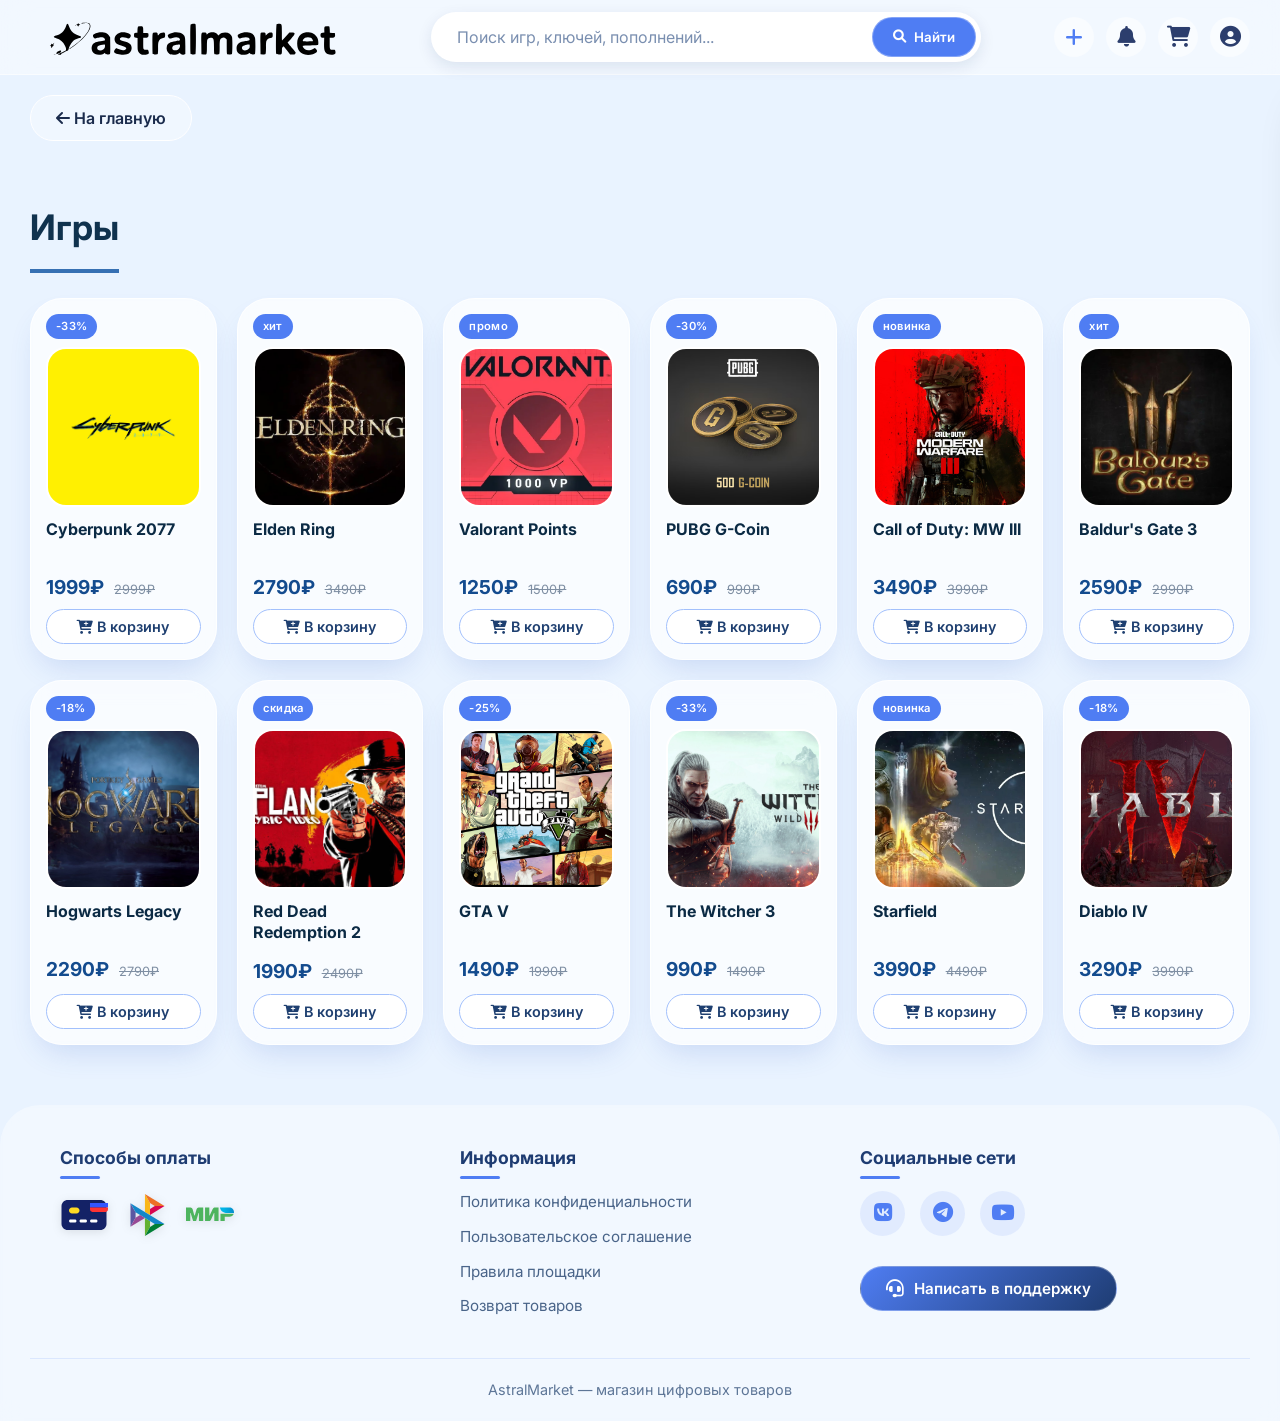
<file: categories/games.html>
<!DOCTYPE html>
<html lang="ru">

<head>
    <meta charset="UTF-8">
    <meta name="viewport" content="width=device-width, initial-scale=1.0, maximum-scale=1.0, user-scalable=yes">
    <title>AstralMarket | Игры</title>
    <link rel="stylesheet" href="https://cdnjs.cloudflare.com/ajax/libs/font-awesome/6.0.0-beta3/css/all.min.css">
    <link href="https://fonts.googleapis.com/css2?family=Inter:wght@400;500;600;700;800&display=swap" rel="stylesheet">
    <link rel="stylesheet" href="../css/style.css">
</head>

<body>
    <header>
        <div class="container header-inner">
            <div class="header-left">
                <div class="logo">
                    <a href="../index.html">
                        <img src="../site-images/AstralMarketLogo.svg" height="35" alt="AstralMarket Logo">
                    </a>
                </div>
            </div>

            <div class="search-bar">
                <input type="text" placeholder="Поиск игр, ключей, пополнений..." id="searchInput">
                <button id="searchBtn"><i class="fas fa-search"></i> Найти</button>
            </div>

            <div class="user-actions">
                <a href="../seller-register.html" class="seller-btn" title="Стать продавцом">
                    <i class="fas fa-plus"></i>
                </a>
                <i class="fas fa-bell"></i>
                <i class="fas fa-shopping-cart" id="cartIcon"></i>
                <a href="../login.html"><i class="fas fa-user-circle"></i></a>
            </div>
        </div>
    </header>

    <main class="container">
        <div class="back-home" onclick="window.location.href='../index.html'">
            <i class="fas fa-arrow-left"></i> На главную
        </div>

        <div class="section-title-wrapper">
            <h2 class="section-title" id="categoryTitle">Категория: Игры</h2>
        </div>

        <div class="product-grid" id="categoryProductsGrid"></div>
    </main>

    <footer>
        <div class="container">
            <div class="footer-content">
                <!-- Левая колонка - Способы оплаты -->
                <div class="footer-column">
                    <h4>Способы оплаты</h4>
                    <div class="payment-methods">
                        <svg class="payment-icon" focusable="false" aria-hidden="true" viewBox="0 0 32 32" width="32"
                            height="32" fill="none" xmlns="http://www.w3.org/2000/svg">
                            <path
                                d="M1 10C1 7.79086 2.8625 6 5.16 6H26.84C29.1375 6 31 7.79086 31 10V22C31 24.2091 29.1375 26 26.84 26H5.16C2.8625 26 1 24.2091 1 22V10Z"
                                fill="#142266"></path>
                            <path fill-rule="evenodd" clip-rule="evenodd"
                                d="M6 20C6 19.4477 6.44772 19 7 19H10C10.5523 19 11 19.4477 11 20C11 20.5523 10.5523 21 10 21H7C6.44772 21 6 20.5523 6 20Z"
                                fill="white"></path>
                            <path fill-rule="evenodd" clip-rule="evenodd"
                                d="M13 20C13 19.4477 13.4477 19 14 19H17C17.5523 19 18 19.4477 18 20C18 20.5523 17.5523 21 17 21H14C13.4477 21 13 20.5523 13 20Z"
                                fill="white"></path>
                            <path fill-rule="evenodd" clip-rule="evenodd"
                                d="M20 20C20 19.4477 20.4477 19 21 19H24C24.5523 19 25 19.4477 25 20C25 20.5523 24.5523 21 24 21H21C20.4477 21 20 20.5523 20 20Z"
                                fill="white"></path>
                            <path fill-rule="evenodd" clip-rule="evenodd"
                                d="M6 13C6 11.8954 6.89543 11 8 11H11C12.1046 11 13 11.8954 13 13C13 14.1046 12.1046 15 11 15H8C6.89543 15 6 14.1046 6 13Z"
                                fill="#FFDA24"></path>
                            <rect x="20" y="8" width="12" height="3" fill="#3355FF"></rect>
                            <path
                                d="M20 11H32C32 11.9319 32 12.3978 31.8478 12.7654C31.6448 13.2554 31.2554 13.6448 30.7654 13.8478C30.3978 14 29.9319 14 29 14H23C22.0681 14 21.6022 14 21.2346 13.8478C20.7446 13.6448 20.3552 13.2554 20.1522 12.7654C20 12.3978 20 11.9319 20 11Z"
                                fill="#FF3333"></path>
                        </svg>

                        <svg class="payment-icon" focusable="false" aria-hidden="true" viewBox="0 0 32 32" width="32"
                            height="32" fill="none" xmlns="http://www.w3.org/2000/svg">
                            <path d="M5 8.0957L8.39069 14.1563V17.8532L5.00397 23.9019L5 8.0957Z" fill="#5B57A2"></path>
                            <path d="M18.0195 11.9515L21.1967 10.0041L27.6991 9.99805L18.0195 15.9278V11.9515Z"
                                fill="#D90751"></path>
                            <path d="M17.9998 8.05878L18.0178 16.0829L14.6191 13.9946V2L17.9998 8.05878Z"
                                fill="#FAB718"></path>
                            <path d="M27.6973 9.99632L21.1947 10.0024L17.9998 8.05878L14.6191 2L27.6973 9.99632Z"
                                fill="#ED6F26"></path>
                            <path d="M18.0178 23.9358V20.0427L14.6191 17.9941L14.621 30.0006L18.0178 23.9358Z"
                                fill="#63B22F"></path>
                            <path d="M21.1882 22.0059L8.39046 14.1563L5 8.0957L27.6847 21.998L21.1882 22.0059Z"
                                fill="#1487C9"></path>
                            <path d="M14.623 29.9985L18.0193 23.9336L21.1886 22.004L27.6851 21.9961L14.623 29.9985Z"
                                fill="#017F36"></path>
                            <path d="M5.00391 23.9011L14.648 17.9932L11.4057 16.0039L8.39063 17.8523L5.00391 23.9011Z"
                                fill="#984995"></path>
                        </svg>

                        <svg class="payment-icon" focusable="false" aria-hidden="true" viewBox="0 0 32 32" width="32"
                            height="32" fill="none" xmlns="http://www.w3.org/2000/svg">
                            <g clip-path="url(#clip0_10999_92006)">
                                <path fill-rule="evenodd" clip-rule="evenodd"
                                    d="M8.62299 11V11.004C8.61903 11.004 7.37305 11 7.04079 12.1906C6.73621 13.2823 5.87787 16.2964 5.85414 16.3795H5.61681C5.61681 16.3795 4.73869 13.2981 4.43016 12.1866C4.0979 10.996 2.84796 11 2.84796 11H0V20.0581H2.84796V14.6786H2.96662H3.08529L4.7466 20.0581H6.72435L8.38566 14.6826H8.62299V20.0581H11.4709V11H8.62299Z"
                                    fill="#4DB45E"></path>
                                <path fill-rule="evenodd" clip-rule="evenodd"
                                    d="M19.0261 11C19.0261 11 18.1915 11.0752 17.7999 11.9493L15.7826 16.3795H15.5452V11H12.6973V20.0581H15.387C15.387 20.0581 16.2612 19.979 16.6528 19.1088L18.6305 14.6786H18.8678V20.0581H21.7158V11H19.0261Z"
                                    fill="#4DB45E"></path>
                                <path fill-rule="evenodd" clip-rule="evenodd"
                                    d="M22.9824 15.1133V20.0577H25.8304V17.1701H28.9157C30.2605 17.1701 31.3997 16.3118 31.823 15.1133H22.9824Z"
                                    fill="#4DB45E"></path>
                                <path fill-rule="evenodd" clip-rule="evenodd"
                                    d="M28.9148 11H22.582C22.8985 12.7246 24.1919 14.109 25.8651 14.5599C26.2448 14.6628 26.6443 14.7182 27.0557 14.7182H31.9368C31.9803 14.5125 32.0001 14.3028 32.0001 14.0853C32.0001 12.3805 30.6196 11 28.9148 11Z"
                                    fill="url(#paint0_linear_10999_92006)"></path>
                            </g>
                            <defs>
                                <linearGradient id="paint0_linear_10999_92006" x1="22.5828" y1="12.8591" x2="32.0001"
                                    y2="12.8591" gradientUnits="userSpaceOnUse">
                                    <stop offset="0.3" stop-color="#00B4E6"></stop>
                                    <stop offset="1" stop-color="#088CCB"></stop>
                                </linearGradient>
                                <clipPath id="clip0_10999_92006">
                                    <rect width="32" height="32" fill="white"></rect>
                                </clipPath>
                            </defs>
                        </svg>
                    </div>
                </div>

                <!-- Средняя колонка - Информация -->
                <div class="footer-column">
                    <h4>Информация</h4>
                    <div class="footer-links">
                        <a href="#">Политика конфиденциальности</a>
                        <a href="#">Пользовательское соглашение</a>
                        <a href="#">Правила площадки</a>
                        <a href="#">Возврат товаров</a>
                    </div>
                </div>

                <!-- Правая колонка - Социальные сети и поддержка -->
                <div class="footer-column">
                    <h4>Социальные сети</h4>
                    <div class="social-links">
                        <a href="#" class="social-link" target="_blank">
                            <i class="fab fa-vk"></i>
                        </a>
                        <a href="#" class="social-link" target="_blank">
                            <i class="fab fa-telegram-plane"></i>
                        </a>
                        <a href="#" class="social-link" target="_blank">
                            <i class="fab fa-youtube"></i>
                        </a>
                    </div>

                    <button class="support-btn" id="supportBtn">
                        <i class="fas fa-headset"></i>
                        Написать в поддержку
                    </button>
                </div>
            </div>

            <div class="copyright">
                <p>AstralMarket — магазин цифровых товаров</p>
            </div>
        </div>
    </footer>

    <!-- Мобильный нижний центр управления -->
    <div class="mobile-bottom-nav" id="mobileBottomNav">
        <a href="../seller-register.html" class="nav-item" title="Стать продавцом">
            <i class="fas fa-plus"></i>
            <span>Продавать</span>
        </a>
        <a href="#" class="nav-item" id="mobileBellIcon">
            <i class="fas fa-bell"></i>
            <span>Уведомления</span>
        </a>
        <a href="#" class="nav-item" id="mobileCartIcon">
            <i class="fas fa-shopping-cart"></i>
            <span>Корзина</span>
        </a>
        <a href="../login.html" class="nav-item">
            <i class="fas fa-user-circle"></i>
            <span>Профиль</span>
        </a>
    </div>

    <!-- Контейнер для мобильных уведомлений -->
    <div class="mobile-notification" id="mobileNotification">
        <i class="fas" id="mobileNotificationIcon"></i>
        <span id="mobileNotificationMessage"></span>
        <button class="close-notification" id="closeMobileNotification">
            <i class="fas fa-times"></i>
        </button>
    </div>

    <!-- Модальное окно корзины для ПК -->
    <div class="cart-overlay" id="cartOverlay"></div>
    <div class="cart-modal" id="cartModal">
        <div class="cart-header">
            <h3><i class="fas fa-shopping-cart"></i> Корзина <span id="cartCount">0</span></h3>
            <button class="close-cart" id="closeCartBtn"><i class="fas fa-times"></i></button>
        </div>
        <div class="cart-content" id="cartContent">
            <!-- Товары будут загружаться через JavaScript -->
        </div>
        <div class="cart-footer">
            <div class="cart-total">
                <span>Итого:</span>
                <span id="cartTotalPrice">0 ₽</span>
            </div>
            <button class="checkout-btn" id="checkoutBtn">Оформить заказ</button>
        </div>
    </div>

    <!-- Мобильное полноэкранное меню корзины -->
    <div class="mobile-cart-fullscreen" id="mobileCartFullscreen">
        <div class="mobile-cart-header">
            <h3><i class="fas fa-shopping-cart"></i> Корзина</h3>
            <button class="close-mobile-cart" id="closeMobileCartBtn"><i class="fas fa-times"></i></button>
        </div>
        <div class="mobile-cart-content" id="mobileCartContent">
            <!-- Товары будут загружаться через JavaScript -->
        </div>
        <div class="mobile-cart-footer">
            <div class="mobile-cart-total">
                <span>Итого:</span>
                <span id="mobileCartTotalPrice">0 ₽</span>
            </div>
            <button class="mobile-checkout-btn" id="mobileCheckoutBtn">Оформить заказ</button>
        </div>
    </div>

    <script src="../js/data.js"></script>
    <script src="../js/category.js"></script>
    <script src="../js/main.js"></script>
</body>

</html>
</file>
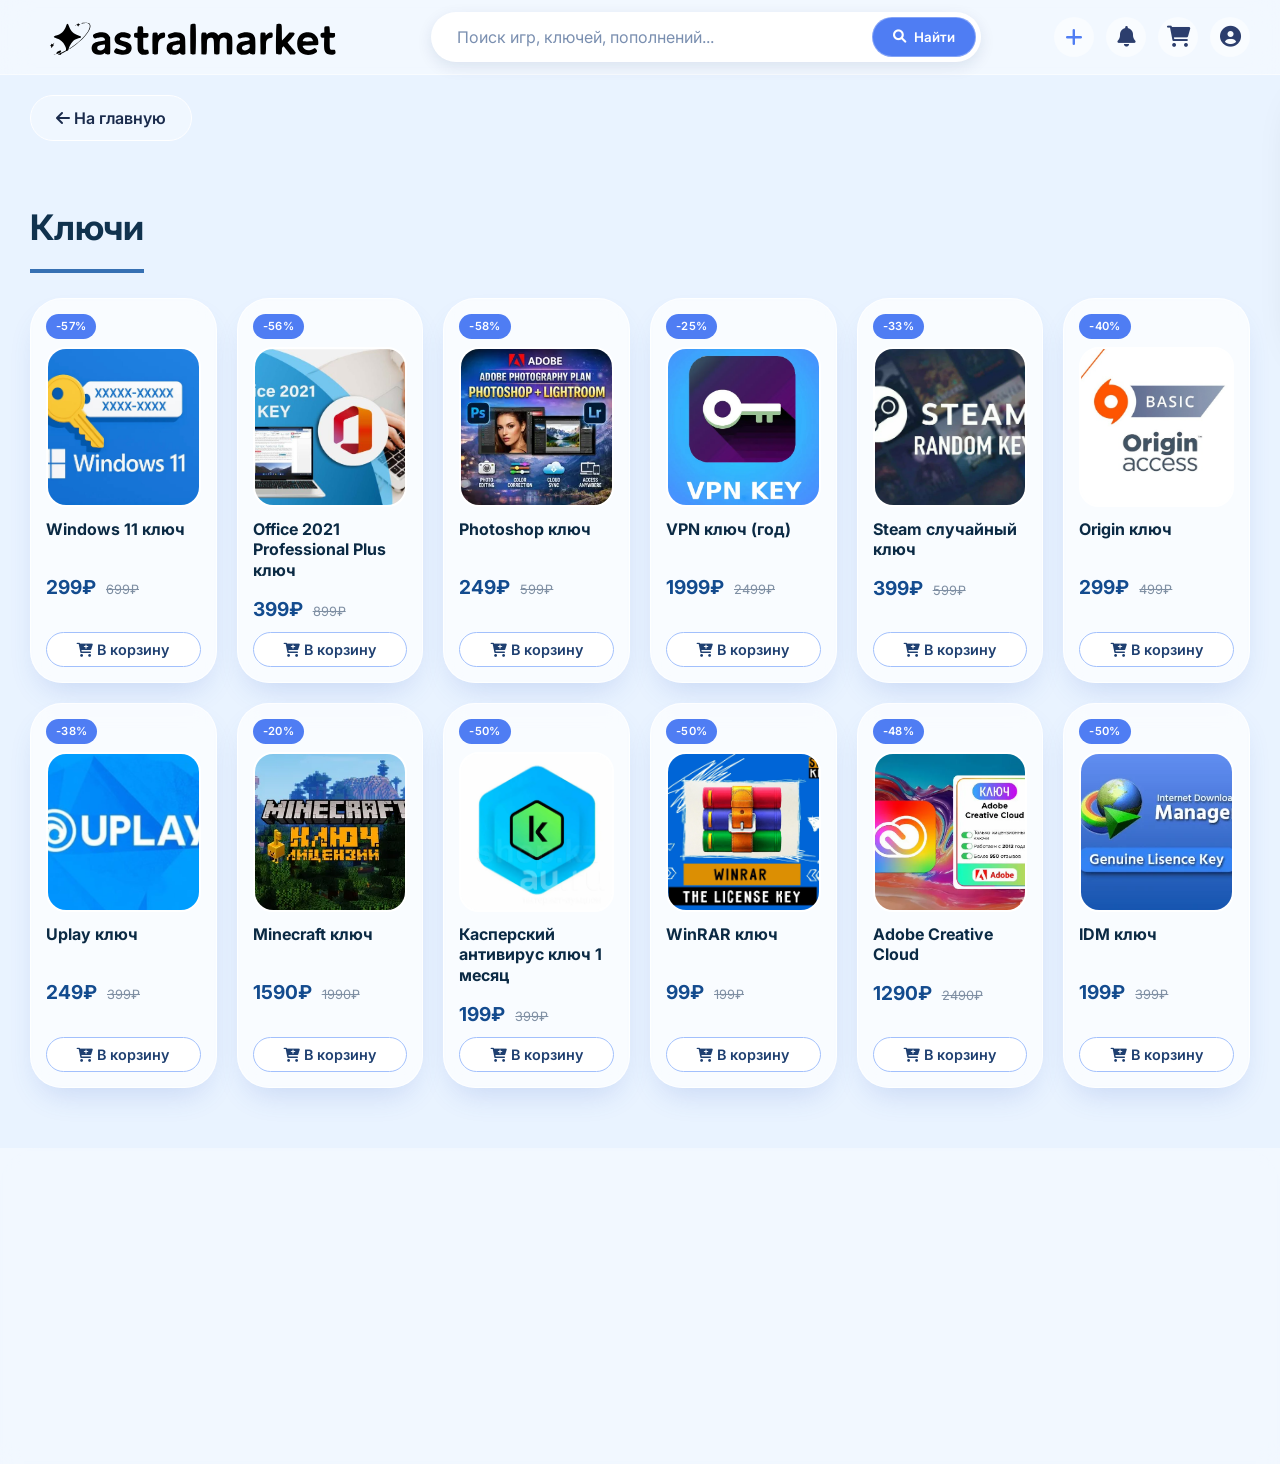
<file: categories/keys.html>
<!DOCTYPE html>
<html lang="ru">

<head>
    <meta charset="UTF-8">
    <meta name="viewport" content="width=device-width, initial-scale=1.0, maximum-scale=1.0, user-scalable=yes">
    <title>AstralMarket | Ключи</title>
    <link rel="stylesheet" href="https://cdnjs.cloudflare.com/ajax/libs/font-awesome/6.0.0-beta3/css/all.min.css">
    <link href="https://fonts.googleapis.com/css2?family=Inter:wght@400;500;600;700;800&display=swap" rel="stylesheet">
    <link rel="stylesheet" href="../css/style.css">
</head>

<body>
    <header>
        <div class="container header-inner">
            <div class="header-left">
                <div class="logo">
                    <a href="../index.html">
                        <img src="../site-images/AstralMarketLogo.svg" height="35" alt="AstralMarket Logo">
                    </a>
                </div>
            </div>

            <div class="search-bar">
                <input type="text" placeholder="Поиск игр, ключей, пополнений..." id="searchInput">
                <button id="searchBtn"><i class="fas fa-search"></i> Найти</button>
            </div>

            <div class="user-actions">
                <a href="../seller-register.html" class="seller-btn" title="Стать продавцом">
                    <i class="fas fa-plus"></i>
                </a>
                <i class="fas fa-bell"></i>
                <i class="fas fa-shopping-cart" id="cartIcon"></i>
                <a href="../login.html"><i class="fas fa-user-circle"></i></a>
            </div>
        </div>
    </header>

    <main class="container">
        <div class="back-home" onclick="window.location.href='../index.html'">
            <i class="fas fa-arrow-left"></i> На главную
        </div>

        <div class="section-title-wrapper">
            <h2 class="section-title" id="categoryTitle">Категория: Ключи</h2>
        </div>

        <div class="product-grid" id="categoryProductsGrid"></div>
    </main>

    <footer>
        <div class="container">
            <div class="footer-content">
                <!-- Левая колонка - Способы оплаты -->
                <div class="footer-column">
                    <h4>Способы оплаты</h4>
                    <div class="payment-methods">
                        <svg class="payment-icon" focusable="false" aria-hidden="true" viewBox="0 0 32 32" width="32"
                            height="32" fill="none" xmlns="http://www.w3.org/2000/svg">
                            <path
                                d="M1 10C1 7.79086 2.8625 6 5.16 6H26.84C29.1375 6 31 7.79086 31 10V22C31 24.2091 29.1375 26 26.84 26H5.16C2.8625 26 1 24.2091 1 22V10Z"
                                fill="#142266"></path>
                            <path fill-rule="evenodd" clip-rule="evenodd"
                                d="M6 20C6 19.4477 6.44772 19 7 19H10C10.5523 19 11 19.4477 11 20C11 20.5523 10.5523 21 10 21H7C6.44772 21 6 20.5523 6 20Z"
                                fill="white"></path>
                            <path fill-rule="evenodd" clip-rule="evenodd"
                                d="M13 20C13 19.4477 13.4477 19 14 19H17C17.5523 19 18 19.4477 18 20C18 20.5523 17.5523 21 17 21H14C13.4477 21 13 20.5523 13 20Z"
                                fill="white"></path>
                            <path fill-rule="evenodd" clip-rule="evenodd"
                                d="M20 20C20 19.4477 20.4477 19 21 19H24C24.5523 19 25 19.4477 25 20C25 20.5523 24.5523 21 24 21H21C20.4477 21 20 20.5523 20 20Z"
                                fill="white"></path>
                            <path fill-rule="evenodd" clip-rule="evenodd"
                                d="M6 13C6 11.8954 6.89543 11 8 11H11C12.1046 11 13 11.8954 13 13C13 14.1046 12.1046 15 11 15H8C6.89543 15 6 14.1046 6 13Z"
                                fill="#FFDA24"></path>
                            <rect x="20" y="8" width="12" height="3" fill="#3355FF"></rect>
                            <path
                                d="M20 11H32C32 11.9319 32 12.3978 31.8478 12.7654C31.6448 13.2554 31.2554 13.6448 30.7654 13.8478C30.3978 14 29.9319 14 29 14H23C22.0681 14 21.6022 14 21.2346 13.8478C20.7446 13.6448 20.3552 13.2554 20.1522 12.7654C20 12.3978 20 11.9319 20 11Z"
                                fill="#FF3333"></path>
                        </svg>

                        <svg class="payment-icon" focusable="false" aria-hidden="true" viewBox="0 0 32 32" width="32"
                            height="32" fill="none" xmlns="http://www.w3.org/2000/svg">
                            <path d="M5 8.0957L8.39069 14.1563V17.8532L5.00397 23.9019L5 8.0957Z" fill="#5B57A2"></path>
                            <path d="M18.0195 11.9515L21.1967 10.0041L27.6991 9.99805L18.0195 15.9278V11.9515Z"
                                fill="#D90751"></path>
                            <path d="M17.9998 8.05878L18.0178 16.0829L14.6191 13.9946V2L17.9998 8.05878Z"
                                fill="#FAB718"></path>
                            <path d="M27.6973 9.99632L21.1947 10.0024L17.9998 8.05878L14.6191 2L27.6973 9.99632Z"
                                fill="#ED6F26"></path>
                            <path d="M18.0178 23.9358V20.0427L14.6191 17.9941L14.621 30.0006L18.0178 23.9358Z"
                                fill="#63B22F"></path>
                            <path d="M21.1882 22.0059L8.39046 14.1563L5 8.0957L27.6847 21.998L21.1882 22.0059Z"
                                fill="#1487C9"></path>
                            <path d="M14.623 29.9985L18.0193 23.9336L21.1886 22.004L27.6851 21.9961L14.623 29.9985Z"
                                fill="#017F36"></path>
                            <path d="M5.00391 23.9011L14.648 17.9932L11.4057 16.0039L8.39063 17.8523L5.00391 23.9011Z"
                                fill="#984995"></path>
                        </svg>

                        <svg class="payment-icon" focusable="false" aria-hidden="true" viewBox="0 0 32 32" width="32"
                            height="32" fill="none" xmlns="http://www.w3.org/2000/svg">
                            <g clip-path="url(#clip0_10999_92006)">
                                <path fill-rule="evenodd" clip-rule="evenodd"
                                    d="M8.62299 11V11.004C8.61903 11.004 7.37305 11 7.04079 12.1906C6.73621 13.2823 5.87787 16.2964 5.85414 16.3795H5.61681C5.61681 16.3795 4.73869 13.2981 4.43016 12.1866C4.0979 10.996 2.84796 11 2.84796 11H0V20.0581H2.84796V14.6786H2.96662H3.08529L4.7466 20.0581H6.72435L8.38566 14.6826H8.62299V20.0581H11.4709V11H8.62299Z"
                                    fill="#4DB45E"></path>
                                <path fill-rule="evenodd" clip-rule="evenodd"
                                    d="M19.0261 11C19.0261 11 18.1915 11.0752 17.7999 11.9493L15.7826 16.3795H15.5452V11H12.6973V20.0581H15.387C15.387 20.0581 16.2612 19.979 16.6528 19.1088L18.6305 14.6786H18.8678V20.0581H21.7158V11H19.0261Z"
                                    fill="#4DB45E"></path>
                                <path fill-rule="evenodd" clip-rule="evenodd"
                                    d="M22.9824 15.1133V20.0577H25.8304V17.1701H28.9157C30.2605 17.1701 31.3997 16.3118 31.823 15.1133H22.9824Z"
                                    fill="#4DB45E"></path>
                                <path fill-rule="evenodd" clip-rule="evenodd"
                                    d="M28.9148 11H22.582C22.8985 12.7246 24.1919 14.109 25.8651 14.5599C26.2448 14.6628 26.6443 14.7182 27.0557 14.7182H31.9368C31.9803 14.5125 32.0001 14.3028 32.0001 14.0853C32.0001 12.3805 30.6196 11 28.9148 11Z"
                                    fill="url(#paint0_linear_10999_92006)"></path>
                            </g>
                            <defs>
                                <linearGradient id="paint0_linear_10999_92006" x1="22.5828" y1="12.8591" x2="32.0001"
                                    y2="12.8591" gradientUnits="userSpaceOnUse">
                                    <stop offset="0.3" stop-color="#00B4E6"></stop>
                                    <stop offset="1" stop-color="#088CCB"></stop>
                                </linearGradient>
                                <clipPath id="clip0_10999_92006">
                                    <rect width="32" height="32" fill="white"></rect>
                                </clipPath>
                            </defs>
                        </svg>
                    </div>
                </div>

                <!-- Средняя колонка - Информация -->
                <div class="footer-column">
                    <h4>Информация</h4>
                    <div class="footer-links">
                        <a href="#">Политика конфиденциальности</a>
                        <a href="#">Пользовательское соглашение</a>
                        <a href="#">Правила площадки</a>
                        <a href="#">Возврат товаров</a>
                    </div>
                </div>

                <!-- Правая колонка - Социальные сети и поддержка -->
                <div class="footer-column">
                    <h4>Социальные сети</h4>
                    <div class="social-links">
                        <a href="#" class="social-link" target="_blank">
                            <i class="fab fa-vk"></i>
                        </a>
                        <a href="#" class="social-link" target="_blank">
                            <i class="fab fa-telegram-plane"></i>
                        </a>
                        <a href="#" class="social-link" target="_blank">
                            <i class="fab fa-youtube"></i>
                        </a>
                    </div>

                    <button class="support-btn" id="supportBtn">
                        <i class="fas fa-headset"></i>
                        Написать в поддержку
                    </button>
                </div>
            </div>

            <div class="copyright">
                <p>AstralMarket — магазин цифровых товаров</p>
            </div>
        </div>
    </footer>

    <!-- Мобильный нижний центр управления -->
    <div class="mobile-bottom-nav" id="mobileBottomNav">
        <a href="../seller-register.html" class="nav-item" title="Стать продавцом">
            <i class="fas fa-plus"></i>
            <span>Продавать</span>
        </a>
        <a href="#" class="nav-item" id="mobileBellIcon">
            <i class="fas fa-bell"></i>
            <span>Уведомления</span>
        </a>
        <a href="#" class="nav-item" id="mobileCartIcon">
            <i class="fas fa-shopping-cart"></i>
            <span>Корзина</span>
        </a>
        <a href="../login.html" class="nav-item">
            <i class="fas fa-user-circle"></i>
            <span>Профиль</span>
        </a>
    </div>

    <!-- Контейнер для мобильных уведомлений -->
    <div class="mobile-notification" id="mobileNotification">
        <i class="fas" id="mobileNotificationIcon"></i>
        <span id="mobileNotificationMessage"></span>
        <button class="close-notification" id="closeMobileNotification">
            <i class="fas fa-times"></i>
        </button>
    </div>

    <!-- Модальное окно корзины для ПК -->
    <div class="cart-overlay" id="cartOverlay"></div>
    <div class="cart-modal" id="cartModal">
        <div class="cart-header">
            <h3><i class="fas fa-shopping-cart"></i> Корзина <span id="cartCount">0</span></h3>
            <button class="close-cart" id="closeCartBtn"><i class="fas fa-times"></i></button>
        </div>
        <div class="cart-content" id="cartContent">
            <!-- Товары будут загружаться через JavaScript -->
        </div>
        <div class="cart-footer">
            <div class="cart-total">
                <span>Итого:</span>
                <span id="cartTotalPrice">0 ₽</span>
            </div>
            <button class="checkout-btn" id="checkoutBtn">Оформить заказ</button>
        </div>
    </div>

    <!-- Мобильное полноэкранное меню корзины -->
    <div class="mobile-cart-fullscreen" id="mobileCartFullscreen">
        <div class="mobile-cart-header">
            <h3><i class="fas fa-shopping-cart"></i> Корзина</h3>
            <button class="close-mobile-cart" id="closeMobileCartBtn"><i class="fas fa-times"></i></button>
        </div>
        <div class="mobile-cart-content" id="mobileCartContent">
            <!-- Товары будут загружаться через JavaScript -->
        </div>
        <div class="mobile-cart-footer">
            <div class="mobile-cart-total">
                <span>Итого:</span>
                <span id="mobileCartTotalPrice">0 ₽</span>
            </div>
            <button class="mobile-checkout-btn" id="mobileCheckoutBtn">Оформить заказ</button>
        </div>
    </div>

    <script src="../js/data.js"></script>
    <script src="../js/category.js"></script>
    <script src="../js/main.js"></script>
</body>

</html>
</file>
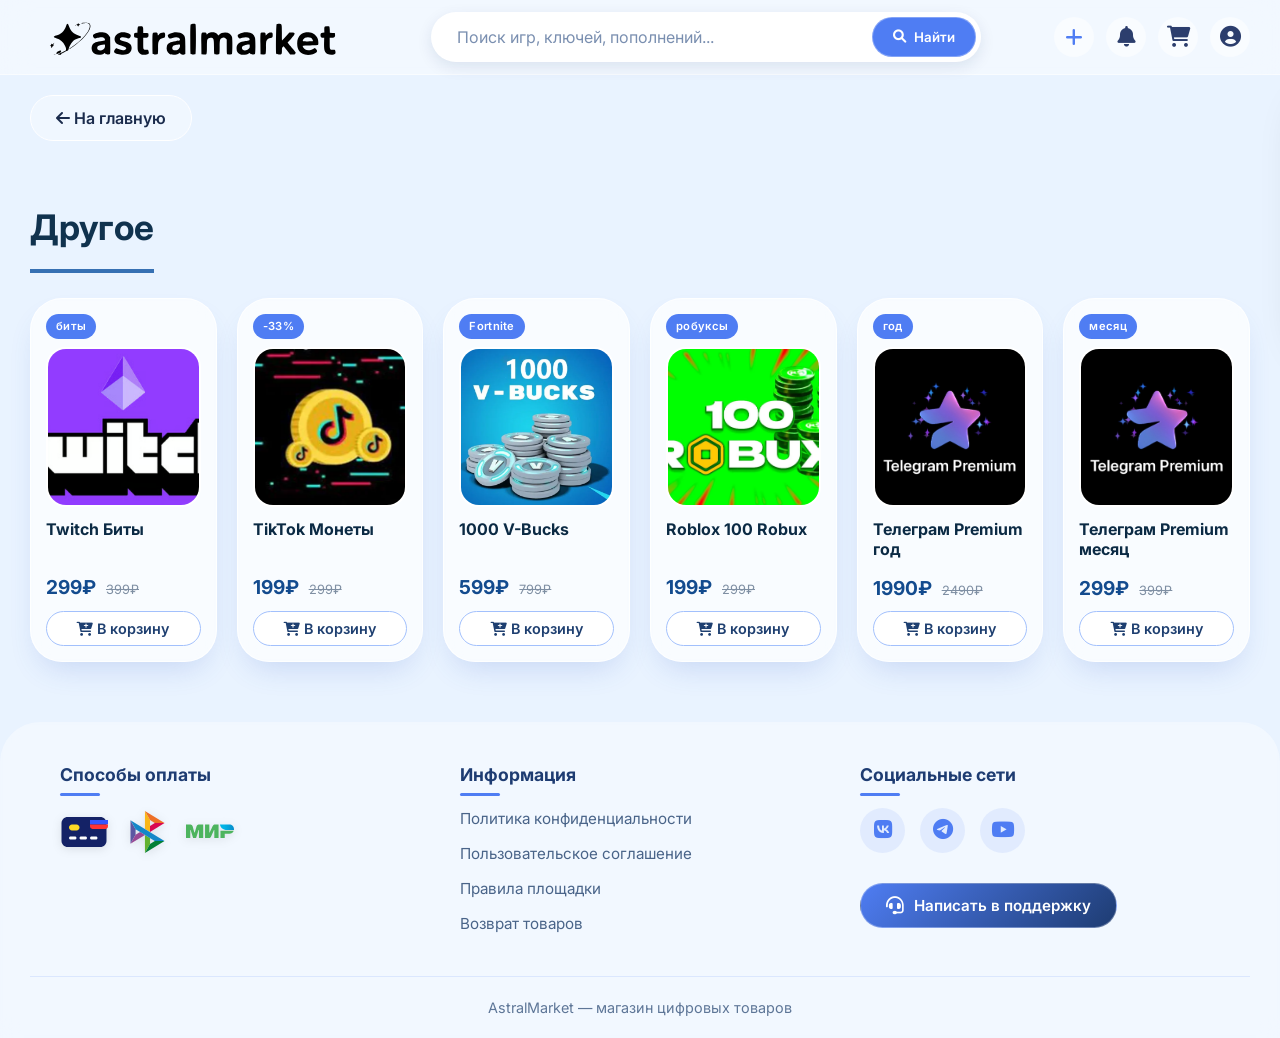
<file: categories/other.html>
<!DOCTYPE html>
<html lang="ru">

<head>
    <meta charset="UTF-8">
    <meta name="viewport" content="width=device-width, initial-scale=1.0, maximum-scale=1.0, user-scalable=yes">
    <title>AstralMarket | Другое</title>
    <link rel="stylesheet" href="https://cdnjs.cloudflare.com/ajax/libs/font-awesome/6.0.0-beta3/css/all.min.css">
    <link href="https://fonts.googleapis.com/css2?family=Inter:wght@400;500;600;700;800&display=swap" rel="stylesheet">
    <link rel="stylesheet" href="../css/style.css">
</head>

<body>
    <header>
        <div class="container header-inner">
            <div class="header-left">
                <div class="logo">
                    <a href="../index.html">
                        <img src="../site-images/AstralMarketLogo.svg" height="35" alt="AstralMarket Logo">
                    </a>
                </div>
            </div>

            <div class="search-bar">
                <input type="text" placeholder="Поиск игр, ключей, пополнений..." id="searchInput">
                <button id="searchBtn"><i class="fas fa-search"></i> Найти</button>
            </div>

            <div class="user-actions">
                <a href="../seller-register.html" class="seller-btn" title="Стать продавцом">
                    <i class="fas fa-plus"></i>
                </a>
                <i class="fas fa-bell"></i>
                <i class="fas fa-shopping-cart" id="cartIcon"></i>
                <a href="../login.html"><i class="fas fa-user-circle"></i></a>
            </div>
        </div>
    </header>

    <main class="container">
        <div class="back-home" onclick="window.location.href='../index.html'">
            <i class="fas fa-arrow-left"></i> На главную
        </div>

        <div class="section-title-wrapper">
            <h2 class="section-title" id="categoryTitle">Категория: Другое</h2>
        </div>

        <div class="product-grid" id="categoryProductsGrid"></div>
    </main>

    <footer>
        <div class="container">
            <div class="footer-content">
                <!-- Левая колонка - Способы оплаты -->
                <div class="footer-column">
                    <h4>Способы оплаты</h4>
                    <div class="payment-methods">
                        <svg class="payment-icon" focusable="false" aria-hidden="true" viewBox="0 0 32 32" width="32"
                            height="32" fill="none" xmlns="http://www.w3.org/2000/svg">
                            <path
                                d="M1 10C1 7.79086 2.8625 6 5.16 6H26.84C29.1375 6 31 7.79086 31 10V22C31 24.2091 29.1375 26 26.84 26H5.16C2.8625 26 1 24.2091 1 22V10Z"
                                fill="#142266"></path>
                            <path fill-rule="evenodd" clip-rule="evenodd"
                                d="M6 20C6 19.4477 6.44772 19 7 19H10C10.5523 19 11 19.4477 11 20C11 20.5523 10.5523 21 10 21H7C6.44772 21 6 20.5523 6 20Z"
                                fill="white"></path>
                            <path fill-rule="evenodd" clip-rule="evenodd"
                                d="M13 20C13 19.4477 13.4477 19 14 19H17C17.5523 19 18 19.4477 18 20C18 20.5523 17.5523 21 17 21H14C13.4477 21 13 20.5523 13 20Z"
                                fill="white"></path>
                            <path fill-rule="evenodd" clip-rule="evenodd"
                                d="M20 20C20 19.4477 20.4477 19 21 19H24C24.5523 19 25 19.4477 25 20C25 20.5523 24.5523 21 24 21H21C20.4477 21 20 20.5523 20 20Z"
                                fill="white"></path>
                            <path fill-rule="evenodd" clip-rule="evenodd"
                                d="M6 13C6 11.8954 6.89543 11 8 11H11C12.1046 11 13 11.8954 13 13C13 14.1046 12.1046 15 11 15H8C6.89543 15 6 14.1046 6 13Z"
                                fill="#FFDA24"></path>
                            <rect x="20" y="8" width="12" height="3" fill="#3355FF"></rect>
                            <path
                                d="M20 11H32C32 11.9319 32 12.3978 31.8478 12.7654C31.6448 13.2554 31.2554 13.6448 30.7654 13.8478C30.3978 14 29.9319 14 29 14H23C22.0681 14 21.6022 14 21.2346 13.8478C20.7446 13.6448 20.3552 13.2554 20.1522 12.7654C20 12.3978 20 11.9319 20 11Z"
                                fill="#FF3333"></path>
                        </svg>

                        <svg class="payment-icon" focusable="false" aria-hidden="true" viewBox="0 0 32 32" width="32"
                            height="32" fill="none" xmlns="http://www.w3.org/2000/svg">
                            <path d="M5 8.0957L8.39069 14.1563V17.8532L5.00397 23.9019L5 8.0957Z" fill="#5B57A2"></path>
                            <path d="M18.0195 11.9515L21.1967 10.0041L27.6991 9.99805L18.0195 15.9278V11.9515Z"
                                fill="#D90751"></path>
                            <path d="M17.9998 8.05878L18.0178 16.0829L14.6191 13.9946V2L17.9998 8.05878Z"
                                fill="#FAB718"></path>
                            <path d="M27.6973 9.99632L21.1947 10.0024L17.9998 8.05878L14.6191 2L27.6973 9.99632Z"
                                fill="#ED6F26"></path>
                            <path d="M18.0178 23.9358V20.0427L14.6191 17.9941L14.621 30.0006L18.0178 23.9358Z"
                                fill="#63B22F"></path>
                            <path d="M21.1882 22.0059L8.39046 14.1563L5 8.0957L27.6847 21.998L21.1882 22.0059Z"
                                fill="#1487C9"></path>
                            <path d="M14.623 29.9985L18.0193 23.9336L21.1886 22.004L27.6851 21.9961L14.623 29.9985Z"
                                fill="#017F36"></path>
                            <path d="M5.00391 23.9011L14.648 17.9932L11.4057 16.0039L8.39063 17.8523L5.00391 23.9011Z"
                                fill="#984995"></path>
                        </svg>

                        <svg class="payment-icon" focusable="false" aria-hidden="true" viewBox="0 0 32 32" width="32"
                            height="32" fill="none" xmlns="http://www.w3.org/2000/svg">
                            <g clip-path="url(#clip0_10999_92006)">
                                <path fill-rule="evenodd" clip-rule="evenodd"
                                    d="M8.62299 11V11.004C8.61903 11.004 7.37305 11 7.04079 12.1906C6.73621 13.2823 5.87787 16.2964 5.85414 16.3795H5.61681C5.61681 16.3795 4.73869 13.2981 4.43016 12.1866C4.0979 10.996 2.84796 11 2.84796 11H0V20.0581H2.84796V14.6786H2.96662H3.08529L4.7466 20.0581H6.72435L8.38566 14.6826H8.62299V20.0581H11.4709V11H8.62299Z"
                                    fill="#4DB45E"></path>
                                <path fill-rule="evenodd" clip-rule="evenodd"
                                    d="M19.0261 11C19.0261 11 18.1915 11.0752 17.7999 11.9493L15.7826 16.3795H15.5452V11H12.6973V20.0581H15.387C15.387 20.0581 16.2612 19.979 16.6528 19.1088L18.6305 14.6786H18.8678V20.0581H21.7158V11H19.0261Z"
                                    fill="#4DB45E"></path>
                                <path fill-rule="evenodd" clip-rule="evenodd"
                                    d="M22.9824 15.1133V20.0577H25.8304V17.1701H28.9157C30.2605 17.1701 31.3997 16.3118 31.823 15.1133H22.9824Z"
                                    fill="#4DB45E"></path>
                                <path fill-rule="evenodd" clip-rule="evenodd"
                                    d="M28.9148 11H22.582C22.8985 12.7246 24.1919 14.109 25.8651 14.5599C26.2448 14.6628 26.6443 14.7182 27.0557 14.7182H31.9368C31.9803 14.5125 32.0001 14.3028 32.0001 14.0853C32.0001 12.3805 30.6196 11 28.9148 11Z"
                                    fill="url(#paint0_linear_10999_92006)"></path>
                            </g>
                            <defs>
                                <linearGradient id="paint0_linear_10999_92006" x1="22.5828" y1="12.8591" x2="32.0001"
                                    y2="12.8591" gradientUnits="userSpaceOnUse">
                                    <stop offset="0.3" stop-color="#00B4E6"></stop>
                                    <stop offset="1" stop-color="#088CCB"></stop>
                                </linearGradient>
                                <clipPath id="clip0_10999_92006">
                                    <rect width="32" height="32" fill="white"></rect>
                                </clipPath>
                            </defs>
                        </svg>
                    </div>
                </div>

                <!-- Средняя колонка - Информация -->
                <div class="footer-column">
                    <h4>Информация</h4>
                    <div class="footer-links">
                        <a href="#">Политика конфиденциальности</a>
                        <a href="#">Пользовательское соглашение</a>
                        <a href="#">Правила площадки</a>
                        <a href="#">Возврат товаров</a>
                    </div>
                </div>

                <!-- Правая колонка - Социальные сети и поддержка -->
                <div class="footer-column">
                    <h4>Социальные сети</h4>
                    <div class="social-links">
                        <a href="#" class="social-link" target="_blank">
                            <i class="fab fa-vk"></i>
                        </a>
                        <a href="#" class="social-link" target="_blank">
                            <i class="fab fa-telegram-plane"></i>
                        </a>
                        <a href="#" class="social-link" target="_blank">
                            <i class="fab fa-youtube"></i>
                        </a>
                    </div>

                    <button class="support-btn" id="supportBtn">
                        <i class="fas fa-headset"></i>
                        Написать в поддержку
                    </button>
                </div>
            </div>

            <div class="copyright">
                <p>AstralMarket — магазин цифровых товаров</p>
            </div>
        </div>
    </footer>

    <!-- Мобильный нижний центр управления -->
    <div class="mobile-bottom-nav" id="mobileBottomNav">
        <a href="../seller-register.html" class="nav-item" title="Стать продавцом">
            <i class="fas fa-plus"></i>
            <span>Продавать</span>
        </a>
        <a href="#" class="nav-item" id="mobileBellIcon">
            <i class="fas fa-bell"></i>
            <span>Уведомления</span>
        </a>
        <a href="#" class="nav-item" id="mobileCartIcon">
            <i class="fas fa-shopping-cart"></i>
            <span>Корзина</span>
        </a>
        <a href="../login.html" class="nav-item">
            <i class="fas fa-user-circle"></i>
            <span>Профиль</span>
        </a>
    </div>

    <!-- Контейнер для мобильных уведомлений -->
    <div class="mobile-notification" id="mobileNotification">
        <i class="fas" id="mobileNotificationIcon"></i>
        <span id="mobileNotificationMessage"></span>
        <button class="close-notification" id="closeMobileNotification">
            <i class="fas fa-times"></i>
        </button>
    </div>

    <!-- Модальное окно корзины для ПК -->
    <div class="cart-overlay" id="cartOverlay"></div>
    <div class="cart-modal" id="cartModal">
        <div class="cart-header">
            <h3><i class="fas fa-shopping-cart"></i> Корзина <span id="cartCount">0</span></h3>
            <button class="close-cart" id="closeCartBtn"><i class="fas fa-times"></i></button>
        </div>
        <div class="cart-content" id="cartContent">
            <!-- Товары будут загружаться через JavaScript -->
        </div>
        <div class="cart-footer">
            <div class="cart-total">
                <span>Итого:</span>
                <span id="cartTotalPrice">0 ₽</span>
            </div>
            <button class="checkout-btn" id="checkoutBtn">Оформить заказ</button>
        </div>
    </div>

    <!-- Мобильное полноэкранное меню корзины -->
    <div class="mobile-cart-fullscreen" id="mobileCartFullscreen">
        <div class="mobile-cart-header">
            <h3><i class="fas fa-shopping-cart"></i> Корзина</h3>
            <button class="close-mobile-cart" id="closeMobileCartBtn"><i class="fas fa-times"></i></button>
        </div>
        <div class="mobile-cart-content" id="mobileCartContent">
            <!-- Товары будут загружаться через JavaScript -->
        </div>
        <div class="mobile-cart-footer">
            <div class="mobile-cart-total">
                <span>Итого:</span>
                <span id="mobileCartTotalPrice">0 ₽</span>
            </div>
            <button class="mobile-checkout-btn" id="mobileCheckoutBtn">Оформить заказ</button>
        </div>
    </div>

    <script src="../js/data.js"></script>
    <script src="../js/category.js"></script>
    <script src="../js/main.js"></script>
</body>

</html>
</file>
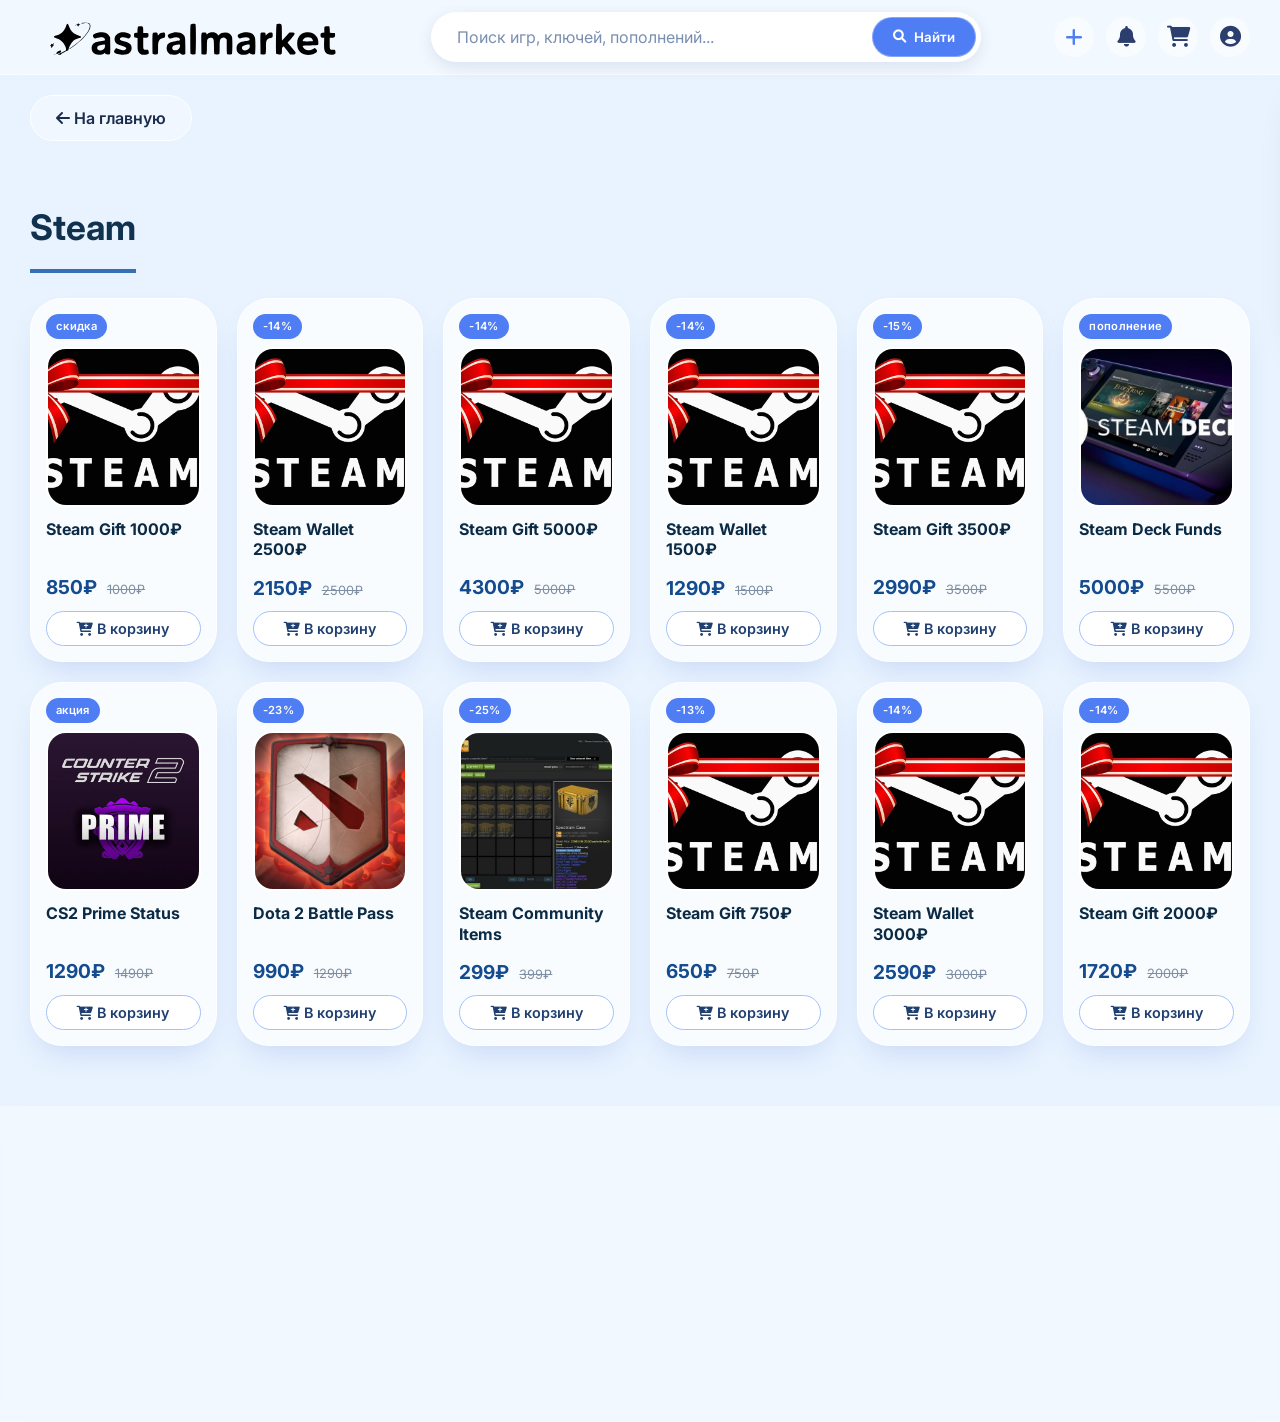
<file: categories/steam.html>
<!DOCTYPE html>
<html lang="ru">

<head>
    <meta charset="UTF-8">
    <meta name="viewport" content="width=device-width, initial-scale=1.0, maximum-scale=1.0, user-scalable=yes">
    <title>AstralMarket | Steam</title>
    <link rel="stylesheet" href="https://cdnjs.cloudflare.com/ajax/libs/font-awesome/6.0.0-beta3/css/all.min.css">
    <link href="https://fonts.googleapis.com/css2?family=Inter:wght@400;500;600;700;800&display=swap" rel="stylesheet">
    <link rel="stylesheet" href="../css/style.css">
</head>

<body>
    <header>
        <div class="container header-inner">
            <div class="header-left">
                <div class="logo">
                    <a href="../index.html">
                        <img src="../site-images/AstralMarketLogo.svg" height="35" alt="AstralMarket Logo">
                    </a>
                </div>
            </div>

            <div class="search-bar">
                <input type="text" placeholder="Поиск игр, ключей, пополнений..." id="searchInput">
                <button id="searchBtn"><i class="fas fa-search"></i> Найти</button>
            </div>

            <div class="user-actions">
                <a href="../seller-register.html" class="seller-btn" title="Стать продавцом">
                    <i class="fas fa-plus"></i>
                </a>
                <i class="fas fa-bell"></i>
                <i class="fas fa-shopping-cart" id="cartIcon"></i>
                <a href="../login.html"><i class="fas fa-user-circle"></i></a>
            </div>
        </div>
    </header>

    <main class="container">
        <div class="back-home" onclick="window.location.href='../index.html'">
            <i class="fas fa-arrow-left"></i> На главную
        </div>

        <div class="section-title-wrapper">
            <h2 class="section-title" id="categoryTitle">Категория: Steam</h2>
        </div>

        <div class="product-grid" id="categoryProductsGrid"></div>
    </main>

    <footer>
        <div class="container">
            <div class="footer-content">
                <!-- Левая колонка - Способы оплаты -->
                <div class="footer-column">
                    <h4>Способы оплаты</h4>
                    <div class="payment-methods">
                        <svg class="payment-icon" focusable="false" aria-hidden="true" viewBox="0 0 32 32" width="32"
                            height="32" fill="none" xmlns="http://www.w3.org/2000/svg">
                            <path
                                d="M1 10C1 7.79086 2.8625 6 5.16 6H26.84C29.1375 6 31 7.79086 31 10V22C31 24.2091 29.1375 26 26.84 26H5.16C2.8625 26 1 24.2091 1 22V10Z"
                                fill="#142266"></path>
                            <path fill-rule="evenodd" clip-rule="evenodd"
                                d="M6 20C6 19.4477 6.44772 19 7 19H10C10.5523 19 11 19.4477 11 20C11 20.5523 10.5523 21 10 21H7C6.44772 21 6 20.5523 6 20Z"
                                fill="white"></path>
                            <path fill-rule="evenodd" clip-rule="evenodd"
                                d="M13 20C13 19.4477 13.4477 19 14 19H17C17.5523 19 18 19.4477 18 20C18 20.5523 17.5523 21 17 21H14C13.4477 21 13 20.5523 13 20Z"
                                fill="white"></path>
                            <path fill-rule="evenodd" clip-rule="evenodd"
                                d="M20 20C20 19.4477 20.4477 19 21 19H24C24.5523 19 25 19.4477 25 20C25 20.5523 24.5523 21 24 21H21C20.4477 21 20 20.5523 20 20Z"
                                fill="white"></path>
                            <path fill-rule="evenodd" clip-rule="evenodd"
                                d="M6 13C6 11.8954 6.89543 11 8 11H11C12.1046 11 13 11.8954 13 13C13 14.1046 12.1046 15 11 15H8C6.89543 15 6 14.1046 6 13Z"
                                fill="#FFDA24"></path>
                            <rect x="20" y="8" width="12" height="3" fill="#3355FF"></rect>
                            <path
                                d="M20 11H32C32 11.9319 32 12.3978 31.8478 12.7654C31.6448 13.2554 31.2554 13.6448 30.7654 13.8478C30.3978 14 29.9319 14 29 14H23C22.0681 14 21.6022 14 21.2346 13.8478C20.7446 13.6448 20.3552 13.2554 20.1522 12.7654C20 12.3978 20 11.9319 20 11Z"
                                fill="#FF3333"></path>
                        </svg>

                        <svg class="payment-icon" focusable="false" aria-hidden="true" viewBox="0 0 32 32" width="32"
                            height="32" fill="none" xmlns="http://www.w3.org/2000/svg">
                            <path d="M5 8.0957L8.39069 14.1563V17.8532L5.00397 23.9019L5 8.0957Z" fill="#5B57A2"></path>
                            <path d="M18.0195 11.9515L21.1967 10.0041L27.6991 9.99805L18.0195 15.9278V11.9515Z"
                                fill="#D90751"></path>
                            <path d="M17.9998 8.05878L18.0178 16.0829L14.6191 13.9946V2L17.9998 8.05878Z"
                                fill="#FAB718"></path>
                            <path d="M27.6973 9.99632L21.1947 10.0024L17.9998 8.05878L14.6191 2L27.6973 9.99632Z"
                                fill="#ED6F26"></path>
                            <path d="M18.0178 23.9358V20.0427L14.6191 17.9941L14.621 30.0006L18.0178 23.9358Z"
                                fill="#63B22F"></path>
                            <path d="M21.1882 22.0059L8.39046 14.1563L5 8.0957L27.6847 21.998L21.1882 22.0059Z"
                                fill="#1487C9"></path>
                            <path d="M14.623 29.9985L18.0193 23.9336L21.1886 22.004L27.6851 21.9961L14.623 29.9985Z"
                                fill="#017F36"></path>
                            <path d="M5.00391 23.9011L14.648 17.9932L11.4057 16.0039L8.39063 17.8523L5.00391 23.9011Z"
                                fill="#984995"></path>
                        </svg>

                        <svg class="payment-icon" focusable="false" aria-hidden="true" viewBox="0 0 32 32" width="32"
                            height="32" fill="none" xmlns="http://www.w3.org/2000/svg">
                            <g clip-path="url(#clip0_10999_92006)">
                                <path fill-rule="evenodd" clip-rule="evenodd"
                                    d="M8.62299 11V11.004C8.61903 11.004 7.37305 11 7.04079 12.1906C6.73621 13.2823 5.87787 16.2964 5.85414 16.3795H5.61681C5.61681 16.3795 4.73869 13.2981 4.43016 12.1866C4.0979 10.996 2.84796 11 2.84796 11H0V20.0581H2.84796V14.6786H2.96662H3.08529L4.7466 20.0581H6.72435L8.38566 14.6826H8.62299V20.0581H11.4709V11H8.62299Z"
                                    fill="#4DB45E"></path>
                                <path fill-rule="evenodd" clip-rule="evenodd"
                                    d="M19.0261 11C19.0261 11 18.1915 11.0752 17.7999 11.9493L15.7826 16.3795H15.5452V11H12.6973V20.0581H15.387C15.387 20.0581 16.2612 19.979 16.6528 19.1088L18.6305 14.6786H18.8678V20.0581H21.7158V11H19.0261Z"
                                    fill="#4DB45E"></path>
                                <path fill-rule="evenodd" clip-rule="evenodd"
                                    d="M22.9824 15.1133V20.0577H25.8304V17.1701H28.9157C30.2605 17.1701 31.3997 16.3118 31.823 15.1133H22.9824Z"
                                    fill="#4DB45E"></path>
                                <path fill-rule="evenodd" clip-rule="evenodd"
                                    d="M28.9148 11H22.582C22.8985 12.7246 24.1919 14.109 25.8651 14.5599C26.2448 14.6628 26.6443 14.7182 27.0557 14.7182H31.9368C31.9803 14.5125 32.0001 14.3028 32.0001 14.0853C32.0001 12.3805 30.6196 11 28.9148 11Z"
                                    fill="url(#paint0_linear_10999_92006)"></path>
                            </g>
                            <defs>
                                <linearGradient id="paint0_linear_10999_92006" x1="22.5828" y1="12.8591" x2="32.0001"
                                    y2="12.8591" gradientUnits="userSpaceOnUse">
                                    <stop offset="0.3" stop-color="#00B4E6"></stop>
                                    <stop offset="1" stop-color="#088CCB"></stop>
                                </linearGradient>
                                <clipPath id="clip0_10999_92006">
                                    <rect width="32" height="32" fill="white"></rect>
                                </clipPath>
                            </defs>
                        </svg>
                    </div>
                </div>

                <!-- Средняя колонка - Информация -->
                <div class="footer-column">
                    <h4>Информация</h4>
                    <div class="footer-links">
                        <a href="#">Политика конфиденциальности</a>
                        <a href="#">Пользовательское соглашение</a>
                        <a href="#">Правила площадки</a>
                        <a href="#">Возврат товаров</a>
                    </div>
                </div>

                <!-- Правая колонка - Социальные сети и поддержка -->
                <div class="footer-column">
                    <h4>Социальные сети</h4>
                    <div class="social-links">
                        <a href="#" class="social-link" target="_blank">
                            <i class="fab fa-vk"></i>
                        </a>
                        <a href="#" class="social-link" target="_blank">
                            <i class="fab fa-telegram-plane"></i>
                        </a>
                        <a href="#" class="social-link" target="_blank">
                            <i class="fab fa-youtube"></i>
                        </a>
                    </div>

                    <button class="support-btn" id="supportBtn">
                        <i class="fas fa-headset"></i>
                        Написать в поддержку
                    </button>
                </div>
            </div>

            <div class="copyright">
                <p>AstralMarket — магазин цифровых товаров</p>
            </div>
        </div>
    </footer>

    <!-- Мобильный нижний центр управления -->
    <div class="mobile-bottom-nav" id="mobileBottomNav">
        <a href="../seller-register.html" class="nav-item" title="Стать продавцом">
            <i class="fas fa-plus"></i>
            <span>Продавать</span>
        </a>
        <a href="#" class="nav-item" id="mobileBellIcon">
            <i class="fas fa-bell"></i>
            <span>Уведомления</span>
        </a>
        <a href="#" class="nav-item" id="mobileCartIcon">
            <i class="fas fa-shopping-cart"></i>
            <span>Корзина</span>
        </a>
        <a href="../login.html" class="nav-item">
            <i class="fas fa-user-circle"></i>
            <span>Профиль</span>
        </a>
    </div>

    <!-- Контейнер для мобильных уведомлений -->
    <div class="mobile-notification" id="mobileNotification">
        <i class="fas" id="mobileNotificationIcon"></i>
        <span id="mobileNotificationMessage"></span>
        <button class="close-notification" id="closeMobileNotification">
            <i class="fas fa-times"></i>
        </button>
    </div>

    <!-- Модальное окно корзины для ПК -->
    <div class="cart-overlay" id="cartOverlay"></div>
    <div class="cart-modal" id="cartModal">
        <div class="cart-header">
            <h3><i class="fas fa-shopping-cart"></i> Корзина <span id="cartCount">0</span></h3>
            <button class="close-cart" id="closeCartBtn"><i class="fas fa-times"></i></button>
        </div>
        <div class="cart-content" id="cartContent">
            <!-- Товары будут загружаться через JavaScript -->
        </div>
        <div class="cart-footer">
            <div class="cart-total">
                <span>Итого:</span>
                <span id="cartTotalPrice">0 ₽</span>
            </div>
            <button class="checkout-btn" id="checkoutBtn">Оформить заказ</button>
        </div>
    </div>

    <!-- Мобильное полноэкранное меню корзины -->
    <div class="mobile-cart-fullscreen" id="mobileCartFullscreen">
        <div class="mobile-cart-header">
            <h3><i class="fas fa-shopping-cart"></i> Корзина</h3>
            <button class="close-mobile-cart" id="closeMobileCartBtn"><i class="fas fa-times"></i></button>
        </div>
        <div class="mobile-cart-content" id="mobileCartContent">
            <!-- Товары будут загружаться через JavaScript -->
        </div>
        <div class="mobile-cart-footer">
            <div class="mobile-cart-total">
                <span>Итого:</span>
                <span id="mobileCartTotalPrice">0 ₽</span>
            </div>
            <button class="mobile-checkout-btn" id="mobileCheckoutBtn">Оформить заказ</button>
        </div>
    </div>

    <script src="../js/data.js"></script>
    <script src="../js/category.js"></script>
    <script src="../js/main.js"></script>
</body>

</html>
</file>
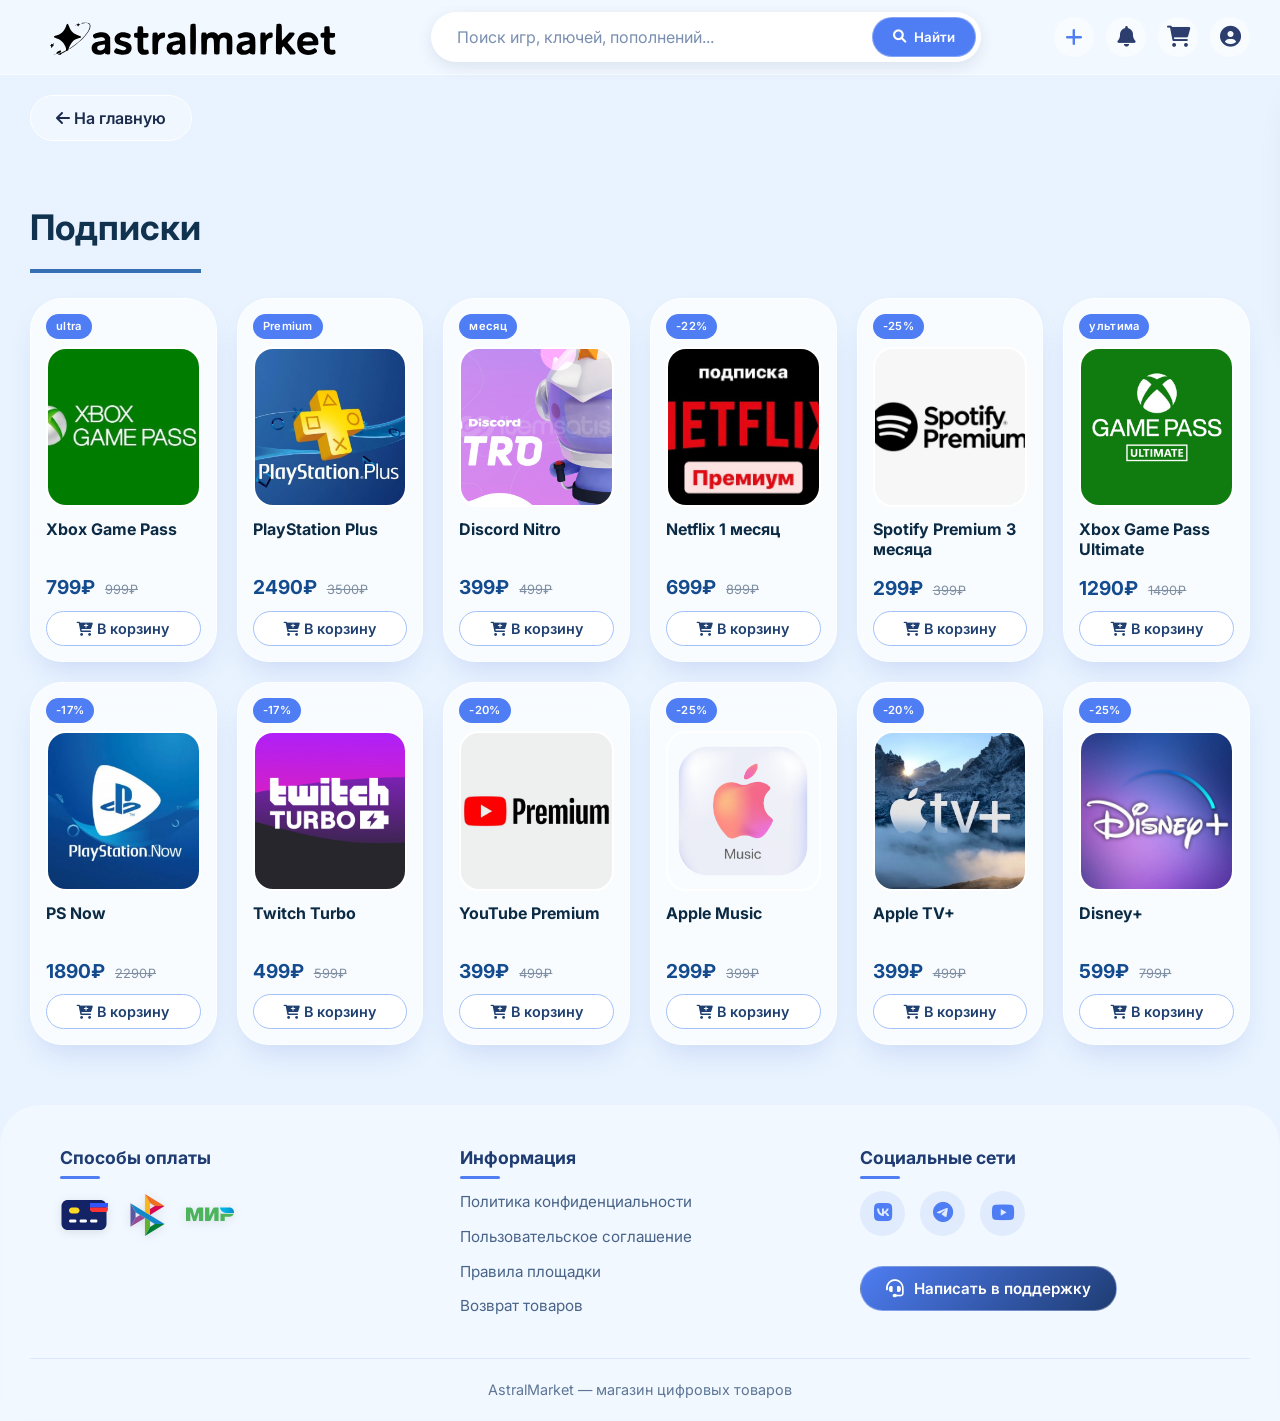
<file: categories/subscriptions.html>
<!DOCTYPE html>
<html lang="ru">

<head>
    <meta charset="UTF-8">
    <meta name="viewport" content="width=device-width, initial-scale=1.0, maximum-scale=1.0, user-scalable=yes">
    <title>AstralMarket | Подписки</title>
    <link rel="stylesheet" href="https://cdnjs.cloudflare.com/ajax/libs/font-awesome/6.0.0-beta3/css/all.min.css">
    <link href="https://fonts.googleapis.com/css2?family=Inter:wght@400;500;600;700;800&display=swap" rel="stylesheet">
    <link rel="stylesheet" href="../css/style.css">
</head>

<body>
    <header>
        <div class="container header-inner">
            <div class="header-left">
                <div class="logo">
                    <a href="../index.html">
                        <img src="../site-images/AstralMarketLogo.svg" height="35" alt="AstralMarket Logo">
                    </a>
                </div>
            </div>

            <div class="search-bar">
                <input type="text" placeholder="Поиск игр, ключей, пополнений..." id="searchInput">
                <button id="searchBtn"><i class="fas fa-search"></i> Найти</button>
            </div>

            <div class="user-actions">
                <a href="../seller-register.html" class="seller-btn" title="Стать продавцом">
                    <i class="fas fa-plus"></i>
                </a>
                <i class="fas fa-bell"></i>
                <i class="fas fa-shopping-cart" id="cartIcon"></i>
                <a href="../login.html"><i class="fas fa-user-circle"></i></a>
            </div>
        </div>
    </header>

    <main class="container">
        <div class="back-home" onclick="window.location.href='../index.html'">
            <i class="fas fa-arrow-left"></i> На главную
        </div>

        <div class="section-title-wrapper">
            <h2 class="section-title" id="categoryTitle">Категория: Подписки</h2>
        </div>

        <div class="product-grid" id="categoryProductsGrid"></div>
    </main>

    <footer>
        <div class="container">
            <div class="footer-content">
                <!-- Левая колонка - Способы оплаты -->
                <div class="footer-column">
                    <h4>Способы оплаты</h4>
                    <div class="payment-methods">
                        <svg class="payment-icon" focusable="false" aria-hidden="true" viewBox="0 0 32 32" width="32"
                            height="32" fill="none" xmlns="http://www.w3.org/2000/svg">
                            <path
                                d="M1 10C1 7.79086 2.8625 6 5.16 6H26.84C29.1375 6 31 7.79086 31 10V22C31 24.2091 29.1375 26 26.84 26H5.16C2.8625 26 1 24.2091 1 22V10Z"
                                fill="#142266"></path>
                            <path fill-rule="evenodd" clip-rule="evenodd"
                                d="M6 20C6 19.4477 6.44772 19 7 19H10C10.5523 19 11 19.4477 11 20C11 20.5523 10.5523 21 10 21H7C6.44772 21 6 20.5523 6 20Z"
                                fill="white"></path>
                            <path fill-rule="evenodd" clip-rule="evenodd"
                                d="M13 20C13 19.4477 13.4477 19 14 19H17C17.5523 19 18 19.4477 18 20C18 20.5523 17.5523 21 17 21H14C13.4477 21 13 20.5523 13 20Z"
                                fill="white"></path>
                            <path fill-rule="evenodd" clip-rule="evenodd"
                                d="M20 20C20 19.4477 20.4477 19 21 19H24C24.5523 19 25 19.4477 25 20C25 20.5523 24.5523 21 24 21H21C20.4477 21 20 20.5523 20 20Z"
                                fill="white"></path>
                            <path fill-rule="evenodd" clip-rule="evenodd"
                                d="M6 13C6 11.8954 6.89543 11 8 11H11C12.1046 11 13 11.8954 13 13C13 14.1046 12.1046 15 11 15H8C6.89543 15 6 14.1046 6 13Z"
                                fill="#FFDA24"></path>
                            <rect x="20" y="8" width="12" height="3" fill="#3355FF"></rect>
                            <path
                                d="M20 11H32C32 11.9319 32 12.3978 31.8478 12.7654C31.6448 13.2554 31.2554 13.6448 30.7654 13.8478C30.3978 14 29.9319 14 29 14H23C22.0681 14 21.6022 14 21.2346 13.8478C20.7446 13.6448 20.3552 13.2554 20.1522 12.7654C20 12.3978 20 11.9319 20 11Z"
                                fill="#FF3333"></path>
                        </svg>

                        <svg class="payment-icon" focusable="false" aria-hidden="true" viewBox="0 0 32 32" width="32"
                            height="32" fill="none" xmlns="http://www.w3.org/2000/svg">
                            <path d="M5 8.0957L8.39069 14.1563V17.8532L5.00397 23.9019L5 8.0957Z" fill="#5B57A2"></path>
                            <path d="M18.0195 11.9515L21.1967 10.0041L27.6991 9.99805L18.0195 15.9278V11.9515Z"
                                fill="#D90751"></path>
                            <path d="M17.9998 8.05878L18.0178 16.0829L14.6191 13.9946V2L17.9998 8.05878Z"
                                fill="#FAB718"></path>
                            <path d="M27.6973 9.99632L21.1947 10.0024L17.9998 8.05878L14.6191 2L27.6973 9.99632Z"
                                fill="#ED6F26"></path>
                            <path d="M18.0178 23.9358V20.0427L14.6191 17.9941L14.621 30.0006L18.0178 23.9358Z"
                                fill="#63B22F"></path>
                            <path d="M21.1882 22.0059L8.39046 14.1563L5 8.0957L27.6847 21.998L21.1882 22.0059Z"
                                fill="#1487C9"></path>
                            <path d="M14.623 29.9985L18.0193 23.9336L21.1886 22.004L27.6851 21.9961L14.623 29.9985Z"
                                fill="#017F36"></path>
                            <path d="M5.00391 23.9011L14.648 17.9932L11.4057 16.0039L8.39063 17.8523L5.00391 23.9011Z"
                                fill="#984995"></path>
                        </svg>

                        <svg class="payment-icon" focusable="false" aria-hidden="true" viewBox="0 0 32 32" width="32"
                            height="32" fill="none" xmlns="http://www.w3.org/2000/svg">
                            <g clip-path="url(#clip0_10999_92006)">
                                <path fill-rule="evenodd" clip-rule="evenodd"
                                    d="M8.62299 11V11.004C8.61903 11.004 7.37305 11 7.04079 12.1906C6.73621 13.2823 5.87787 16.2964 5.85414 16.3795H5.61681C5.61681 16.3795 4.73869 13.2981 4.43016 12.1866C4.0979 10.996 2.84796 11 2.84796 11H0V20.0581H2.84796V14.6786H2.96662H3.08529L4.7466 20.0581H6.72435L8.38566 14.6826H8.62299V20.0581H11.4709V11H8.62299Z"
                                    fill="#4DB45E"></path>
                                <path fill-rule="evenodd" clip-rule="evenodd"
                                    d="M19.0261 11C19.0261 11 18.1915 11.0752 17.7999 11.9493L15.7826 16.3795H15.5452V11H12.6973V20.0581H15.387C15.387 20.0581 16.2612 19.979 16.6528 19.1088L18.6305 14.6786H18.8678V20.0581H21.7158V11H19.0261Z"
                                    fill="#4DB45E"></path>
                                <path fill-rule="evenodd" clip-rule="evenodd"
                                    d="M22.9824 15.1133V20.0577H25.8304V17.1701H28.9157C30.2605 17.1701 31.3997 16.3118 31.823 15.1133H22.9824Z"
                                    fill="#4DB45E"></path>
                                <path fill-rule="evenodd" clip-rule="evenodd"
                                    d="M28.9148 11H22.582C22.8985 12.7246 24.1919 14.109 25.8651 14.5599C26.2448 14.6628 26.6443 14.7182 27.0557 14.7182H31.9368C31.9803 14.5125 32.0001 14.3028 32.0001 14.0853C32.0001 12.3805 30.6196 11 28.9148 11Z"
                                    fill="url(#paint0_linear_10999_92006)"></path>
                            </g>
                            <defs>
                                <linearGradient id="paint0_linear_10999_92006" x1="22.5828" y1="12.8591" x2="32.0001"
                                    y2="12.8591" gradientUnits="userSpaceOnUse">
                                    <stop offset="0.3" stop-color="#00B4E6"></stop>
                                    <stop offset="1" stop-color="#088CCB"></stop>
                                </linearGradient>
                                <clipPath id="clip0_10999_92006">
                                    <rect width="32" height="32" fill="white"></rect>
                                </clipPath>
                            </defs>
                        </svg>
                    </div>
                </div>

                <!-- Средняя колонка - Информация -->
                <div class="footer-column">
                    <h4>Информация</h4>
                    <div class="footer-links">
                        <a href="#">Политика конфиденциальности</a>
                        <a href="#">Пользовательское соглашение</a>
                        <a href="#">Правила площадки</a>
                        <a href="#">Возврат товаров</a>
                    </div>
                </div>

                <!-- Правая колонка - Социальные сети и поддержка -->
                <div class="footer-column">
                    <h4>Социальные сети</h4>
                    <div class="social-links">
                        <a href="#" class="social-link" target="_blank">
                            <i class="fab fa-vk"></i>
                        </a>
                        <a href="#" class="social-link" target="_blank">
                            <i class="fab fa-telegram-plane"></i>
                        </a>
                        <a href="#" class="social-link" target="_blank">
                            <i class="fab fa-youtube"></i>
                        </a>
                    </div>

                    <button class="support-btn" id="supportBtn">
                        <i class="fas fa-headset"></i>
                        Написать в поддержку
                    </button>
                </div>
            </div>

            <div class="copyright">
                <p>AstralMarket — магазин цифровых товаров</p>
            </div>
        </div>
    </footer>

    <!-- Мобильный нижний центр управления -->
    <div class="mobile-bottom-nav" id="mobileBottomNav">
        <a href="../seller-register.html" class="nav-item" title="Стать продавцом">
            <i class="fas fa-plus"></i>
            <span>Продавать</span>
        </a>
        <a href="#" class="nav-item" id="mobileBellIcon">
            <i class="fas fa-bell"></i>
            <span>Уведомления</span>
        </a>
        <a href="#" class="nav-item" id="mobileCartIcon">
            <i class="fas fa-shopping-cart"></i>
            <span>Корзина</span>
        </a>
        <a href="../login.html" class="nav-item">
            <i class="fas fa-user-circle"></i>
            <span>Профиль</span>
        </a>
    </div>

    <!-- Контейнер для мобильных уведомлений -->
    <div class="mobile-notification" id="mobileNotification">
        <i class="fas" id="mobileNotificationIcon"></i>
        <span id="mobileNotificationMessage"></span>
        <button class="close-notification" id="closeMobileNotification">
            <i class="fas fa-times"></i>
        </button>
    </div>

    <!-- Модальное окно корзины для ПК -->
    <div class="cart-overlay" id="cartOverlay"></div>
    <div class="cart-modal" id="cartModal">
        <div class="cart-header">
            <h3><i class="fas fa-shopping-cart"></i> Корзина <span id="cartCount">0</span></h3>
            <button class="close-cart" id="closeCartBtn"><i class="fas fa-times"></i></button>
        </div>
        <div class="cart-content" id="cartContent">
            <!-- Товары будут загружаться через JavaScript -->
        </div>
        <div class="cart-footer">
            <div class="cart-total">
                <span>Итого:</span>
                <span id="cartTotalPrice">0 ₽</span>
            </div>
            <button class="checkout-btn" id="checkoutBtn">Оформить заказ</button>
        </div>
    </div>

    <!-- Мобильное полноэкранное меню корзины -->
    <div class="mobile-cart-fullscreen" id="mobileCartFullscreen">
        <div class="mobile-cart-header">
            <h3><i class="fas fa-shopping-cart"></i> Корзина</h3>
            <button class="close-mobile-cart" id="closeMobileCartBtn"><i class="fas fa-times"></i></button>
        </div>
        <div class="mobile-cart-content" id="mobileCartContent">
            <!-- Товары будут загружаться через JavaScript -->
        </div>
        <div class="mobile-cart-footer">
            <div class="mobile-cart-total">
                <span>Итого:</span>
                <span id="mobileCartTotalPrice">0 ₽</span>
            </div>
            <button class="mobile-checkout-btn" id="mobileCheckoutBtn">Оформить заказ</button>
        </div>
    </div>

    <script src="../js/data.js"></script>
    <script src="../js/category.js"></script>
    <script src="../js/main.js"></script>
</body>

</html>
</file>
<file: css/style.css>
/* ===== ОБЩИЕ СТИЛИ ===== */
* {
    margin: 0;
    padding: 0;
    box-sizing: border-box;
    font-family: 'Inter', sans-serif;
}

:root {
    --bg-light: #f0f7ff;
    --bg-gradient: #e9f3ff;
    --card-bg: rgba(255, 255, 255, 0.7);
    --glass-border: rgba(255, 255, 255, 0.5);
    --primary-light: #b8d1ff;
    --primary-btn: #4f7df3;
    --primary-hover: #3a5fd0;
    --text-dark: #1a2b4c;
    --text-soft: #2c3e6d;
    --shadow: 0 15px 30px -10px rgba(60, 100, 200, 0.2);
}

body {
    background: var(--bg-gradient);
    color: var(--text-dark);
    line-height: 1.5;
    min-height: 100vh;
    overflow-x: hidden;
}

.container {
    max-width: 1600px;
    margin: 0 auto;
    padding: 0 30px;
    width: 100%;
}


/* ===== ШАПКА ===== */
header {
    background: rgba(255, 255, 255, 0.4);
    backdrop-filter: blur(15px);
    -webkit-backdrop-filter: blur(15px);
    border-bottom: 1px solid var(--glass-border);
    padding: 12px 0;
    position: sticky;
    top: 0;
    z-index: 100;
}

.header-inner {
    display: flex;
    align-items: center;
    justify-content: space-between;
    flex-wrap: wrap;
    gap: 15px;
}

.header-left {
    display: flex;
    align-items: center;
    gap: 10px;
    flex-shrink: 0;
}

.logo a {
    text-decoration: none;
    display: flex;
    align-items: center;
}

.logo img {
    height: 35px;
    width: auto;
    transition: 0.2s;
}

.logo img:hover {
    transform: scale(1.05);
}

/* Кнопка меню */
.menu-btn {
    background: rgba(79, 125, 243, 0.15);
    border: 1px solid rgba(255, 255, 255, 0.5);
    border-radius: 50px;
    width: 40px;
    height: 40px;
    min-width: 40px;
    display: flex;
    align-items: center;
    justify-content: center;
    cursor: pointer;
    transition: all 0.2s ease;
    color: #1e3c72;
    backdrop-filter: blur(5px);
    margin-left: 5px;
}

.menu-btn:hover {
    background: rgba(79, 125, 243, 0.3);
    transform: scale(1.05);
    box-shadow: 0 5px 15px rgba(79, 125, 243, 0.2);
}

.menu-btn i {
    font-size: 1.2rem;
    color: #4f7df3;
}

/* Поиск */
.search-bar {
    flex: 1;
    max-width: 550px;
    min-width: 280px;
    display: flex;
    background: white;
    border-radius: 60px;
    padding: 4px 4px 4px 20px;
    box-shadow: 0 5px 15px rgba(0, 40, 100, 0.1);
    border: 1px solid rgba(255, 255, 255, 0.9);
}

.search-bar input {
    flex: 1;
    border: none;
    outline: none;
    font-size: 1rem;
    padding: 10px 5px;
    background: transparent;
    color: var(--text-dark);
    min-width: 200px;
}

.search-bar input::placeholder {
    color: #7a8fb0;
}

.search-bar button {
    background: var(--primary-btn);
    border: none;
    border-radius: 50px;
    padding: 8px 20px;
    color: white;
    font-weight: 600;
    cursor: pointer;
    display: flex;
    align-items: center;
    gap: 8px;
    transition: 0.2s;
    border: 1px solid rgba(255, 255, 255, 0.3);
    white-space: nowrap;
}

.search-bar button:hover {
    background: var(--primary-hover);
    transform: scale(1.02);
}

/* Действия пользователя */
.user-actions {
    display: flex;
    gap: 12px;
    align-items: center;
    flex-shrink: 0;
}

.user-actions a {
    color: inherit;
    text-decoration: none;
}

.user-actions i {
    font-size: 1.3rem;
    color: #2c3e6d;
    background: rgba(255, 255, 255, 0.5);
    padding: 10px;
    border-radius: 50%;
    transition: 0.2s;
    cursor: pointer;
    width: 40px;
    height: 40px;
    display: flex;
    align-items: center;
    justify-content: center;
}

.user-actions i:hover {
    background: white;
    color: #1e3c72;
}

/* Кнопка "Стать продавцом" - статичная */
.seller-btn {
    color: inherit;
    text-decoration: none;
    display: flex;
    align-items: center;
    justify-content: center;
    width: 40px;
    height: 40px;
    background: rgba(255, 255, 255, 0.5);
    border-radius: 50%;
    transition: 0.2s;
}

.seller-btn i {
    font-size: 1.2rem;
    color: #4f7df3;
    background: transparent;
    padding: 0;
    transition: 0.2s;
    width: auto;
    height: auto;
}

.seller-btn:hover {
    background: white;
}

.seller-btn:hover i {
    color: #1e3c72;
    transform: none;
}

/* ===== HERO БАННЕР ===== */
.hero-banner {
    position: relative;
    width: 100vw;
    left: 50%;
    right: 50%;
    margin-left: -50vw;
    margin-right: -50vw;
    height: 390px;
    overflow: hidden;
    margin-bottom: -80px;
    z-index: 1;
}

.hero-image {
    width: 100%;
    height: 100%;
    object-fit: cover;
    object-position: center;
    display: block;
}

.hero-gradient {
    position: absolute;
    bottom: 0;
    left: 0;
    right: 0;
    height: 90px;
    background: linear-gradient(to top,
            #e9f3ff 0%,
            #e9f3ff 30%,
            rgba(212, 230, 255, 0.8) 60%,
            transparent 100%);
    pointer-events: none;
    z-index: 2;
}

/* ===== КОНТЕНТ ПОСЛЕ БАННЕРА ===== */
.content-after-hero {
    position: relative;
    z-index: 2;
    margin-top: 0;
}

/* ===== ЗАГОЛОВКИ ===== */
.section-title-wrapper {
    width: 100%;
    margin: 40px 0 25px 0;
}

.section-title {
    position: relative;
    font-size: 2.2rem;
    font-weight: 700;
    color: #10324e;
    margin: 0;
    padding-bottom: 15px;
    display: inline-block;
    border-bottom: 4px solid #3670b3;
    width: auto;
    clear: both;
    text-align: left;
}

.section-title:after {
    display: none;
}

/* На мобильных устройствах - все по центру */
@media (max-width: 768px) {
    .section-title-wrapper {
        text-align: center;
        margin: 30px 0 20px 0;
    }

    .section-title {
        font-size: 1.8rem;
        padding-bottom: 12px;
        border-bottom-width: 4px;
        text-align: center;
        display: inline-block;
        margin-left: auto;
        margin-right: auto;
    }
}

@media (max-width: 480px) {
    .section-title {
        font-size: 1.6rem;
        padding-bottom: 10px;
        border-bottom-width: 3px;
    }
}

@media (max-width: 375px) {
    .section-title {
        font-size: 1.5rem;
        padding-bottom: 8px;
    }
}

@media (max-width: 344px) {
    .section-title {
        font-size: 1.4rem;
        padding-bottom: 6px;
    }
}

/* ===== КАРТОЧКИ ТОВАРОВ ===== */
.product-grid {
    display: grid;
    grid-template-columns: repeat(6, minmax(180px, 1fr));
    gap: 20px;
    margin-bottom: 40px;
}

.product-card {
    background: var(--card-bg);
    backdrop-filter: blur(10px);
    border-radius: 32px;
    padding: 15px;
    box-shadow: var(--shadow);
    border: 1px solid rgba(255, 255, 255, 0.8);
    transition: all 0.25s ease;
    cursor: pointer;
    display: flex;
    flex-direction: column;
}

.product-card:hover {
    transform: translateY(-8px);
    background: rgba(255, 255, 255, 0.8);
    border-color: white;
}

.product-image {
    width: 100%;
    height: 160px;
    object-fit: cover;
    border-radius: 20px;
    margin-bottom: 12px;
    border: 2px solid white;
}

.product-card h3 {
    font-size: 1rem;
    font-weight: 700;
    margin-bottom: 6px;
    color: #0b2a44;
    line-height: 1.3;
    min-height: 40px;
}

.product-price {
    margin: 8px 0;
}

.current-price {
    font-weight: 700;
    font-size: 1.2rem;
    color: #134b8e;
}

.old-price {
    color: #7f8fa3;
    text-decoration: line-through;
    font-size: 0.8rem;
    margin-left: 6px;
}

.product-badge {
    background: #4f7df3;
    color: white;
    padding: 4px 10px;
    border-radius: 40px;
    font-size: 0.7rem;
    font-weight: 600;
    display: inline-block;
    margin-bottom: 8px;
    letter-spacing: 0.3px;
    align-self: flex-start;
}

.btn-add {
    background: white;
    border: 1px solid #a2c0fc;
    color: #1e3f70;
    padding: 8px 15px;
    border-radius: 40px;
    font-weight: 600;
    width: 100%;
    margin-top: auto;
    cursor: pointer;
    transition: 0.2s;
    font-size: 0.9rem;
}

.btn-add:hover {
    background: #3670b3;
    color: white;
    border-color: #3670b3;
}

/* ===== STEAM БЛОК ===== */
.steam-block {
    background: linear-gradient(125deg, #c1daff, #e3efff);
    border-radius: 50px;
    padding: 30px 40px;
    margin: 40px 0;
    display: flex;
    flex-wrap: wrap;
    align-items: center;
    justify-content: space-between;
    box-shadow: var(--shadow);
    border: 1px solid white;
    gap: 20px;
}

.steam-info {
    display: flex;
    align-items: center;
    gap: 25px;
    flex-wrap: wrap;
}

.steam-icon {
    font-size: 3.5rem;
    color: #171a21;
    background: #8db4ff;
    border-radius: 80px;
    padding: 12px;
}

.steam-title {
    display: flex;
    flex-direction: column;
    gap: 5px;
}

.steam-title h3 {
    font-size: 1.8rem;
    font-weight: 700;
    color: #113355;
}

.promo-link {
    background: none;
    border: none;
    color: #4f7df3;
    font-size: 0.9rem;
    font-weight: 600;
    cursor: pointer;
    display: flex;
    align-items: center;
    gap: 5px;
    padding: 0;
    transition: all 0.2s ease;
}

.promo-link:hover {
    color: #1e3c72;
    transform: translateX(5px);
}

.promo-link i {
    font-size: 0.8rem;
}

.steam-form {
    display: flex;
    flex-wrap: wrap;
    gap: 12px;
    align-items: center;
    background: rgba(255, 255, 255, 0.4);
    padding: 12px 15px;
    border-radius: 40px;
    backdrop-filter: blur(5px);
    flex: 1;
    min-width: 350px;
    position: relative;
    z-index: 1;
}

.input-wrapper {
    position: relative;
    flex: 1;
    min-width: 200px;
    z-index: 5;
}

.input-wrapper input {
    width: 100%;
    padding: 15px 45px 15px 20px;
    border: none;
    border-radius: 50px;
    background: white;
    font-size: 1rem;
    outline: 1px solid #e0ecff;
    height: 54px;
}

.input-wrapper input:focus {
    outline: 1px solid #b8d1ff;
    box-shadow: none;
}

/* ===== КОНТЕЙНЕР ИКОНКИ I ===== */
.info-icon-container {
    position: absolute;
    right: 5px;
    top: 50%;
    transform: translateY(-50%);
    width: 40px;
    height: 40px;
    display: flex;
    align-items: center;
    justify-content: center;
    cursor: pointer;
    z-index: 1000;
}

.info-icon {
    color: #a0b8d9;
    font-size: 1.2rem;
    transition: color 0.2s ease;
    pointer-events: none;
}

.info-icon-container:hover .info-icon {
    color: #4f7df3;
}

/* ===== ТУЛТИП ===== */
.info-tooltip {
    position: absolute;
    bottom: calc(100% + 15px);
    right: 0;
    width: 280px;
    background: white;
    border-radius: 20px;
    padding: 15px;
    box-shadow: 0 10px 30px rgba(0, 0, 0, 0.15);
    border: 1px solid #e0ecff;
    opacity: 0;
    visibility: hidden;
    transform: translateY(10px);
    transition: all 0.3s ease;
    z-index: 1001;
    pointer-events: none;
}

.info-tooltip.active {
    opacity: 1;
    visibility: visible;
    transform: translateY(0);
    pointer-events: auto;
    animation: tooltipFadeIn 0.2s ease;
}

.info-tooltip::after {
    content: '';
    position: absolute;
    bottom: -8px;
    right: 15px;
    width: 16px;
    height: 16px;
    background: white;
    transform: rotate(45deg);
    border-right: 1px solid #e0ecff;
    border-bottom: 1px solid #e0ecff;
    pointer-events: none;
    z-index: 1000;
}

.tooltip-content {
    position: relative;
    z-index: 1002;
}

.tooltip-content p {
    color: #1e3c72;
    font-size: 0.9rem;
    line-height: 1.5;
    margin-bottom: 12px;
}

.tooltip-link {
    display: inline-flex;
    align-items: center;
    gap: 8px;
    color: #4f7df3;
    text-decoration: none;
    font-size: 0.9rem;
    font-weight: 600;
    padding: 8px 12px;
    background: rgba(79, 125, 243, 0.05);
    border-radius: 30px;
    transition: all 0.2s ease;
    width: 100%;
    justify-content: center;
    border: none;
    cursor: pointer;
    position: relative;
    z-index: 1003;
}

.tooltip-link:hover {
    background: #4f7df3;
    color: white;
    transform: translateY(-2px);
}

.tooltip-link i {
    font-size: 1rem;
}

@keyframes tooltipFadeIn {
    from {
        opacity: 0;
        transform: translateY(10px);
    }

    to {
        opacity: 1;
        transform: translateY(0);
    }
}

.currency {
    position: absolute;
    right: 20px;
    top: 50%;
    transform: translateY(-50%);
    color: #4f7df3;
    font-weight: 700;
    font-size: 1.1rem;
    pointer-events: none;
}

.steam-form button {
    background: #1e3c72;
    border: none;
    padding: 12px 30px;
    border-radius: 50px;
    color: white;
    font-weight: 700;
    font-size: 1rem;
    display: flex;
    align-items: center;
    gap: 10px;
    cursor: pointer;
    transition: 0.2s;
    border: 1px solid white;
    white-space: nowrap;
    height: 54px;
}

.steam-form button:hover {
    background: #0f2947;
    transform: scale(1.02);
}

/* ===== БЛОК КАТЕГОРИЙ ===== */
.categories-grid {
    display: grid;
    grid-template-columns: repeat(6, 1fr);
    gap: 15px;
    margin: 30px 0 50px;
}

.category-button {
    background: rgba(255, 255, 255, 0.5);
    backdrop-filter: blur(10px);
    -webkit-backdrop-filter: blur(10px);
    border: 1px solid rgba(255, 255, 255, 0.9);
    border-radius: 60px;
    padding: 15px 10px;
    display: flex;
    flex-direction: column;
    align-items: center;
    justify-content: center;
    gap: 8px;
    cursor: pointer;
    transition: all 0.3s ease;
    box-shadow: var(--shadow);
    color: #1e3c72;
    font-weight: 600;
    font-size: 1rem;
    text-align: center;
}

.category-button i {
    font-size: 2rem;
    color: #4f7df3;
    transition: all 0.3s ease;
}

.category-button:hover {
    background: white;
    transform: translateY(-5px);
    box-shadow: 0 15px 30px rgba(79, 125, 243, 0.2);
    border-color: #4f7df3;
}

.category-button:hover i {
    color: #1e3c72;
    transform: scale(1.1);
}

/* ===== МОДАЛЬНОЕ ОКНО КАТЕГОРИЙ ===== */
.menu-overlay {
    position: fixed;
    top: 0;
    left: 0;
    right: 0;
    bottom: 0;
    background: rgba(0, 0, 0, 0.5);
    backdrop-filter: blur(5px);
    z-index: 998;
    opacity: 0;
    visibility: hidden;
    transition: all 0.3s ease;
}

.menu-overlay.show {
    opacity: 1;
    visibility: visible;
}

.categories-modal {
    position: fixed;
    top: 50%;
    left: 50%;
    transform: translate(-50%, -50%) scale(0.9);
    width: 90%;
    max-width: 800px;
    max-height: 80vh;
    background: rgba(255, 255, 255, 0.95);
    backdrop-filter: blur(20px);
    border-radius: 40px;
    box-shadow: 0 30px 60px rgba(0, 0, 0, 0.3);
    border: 1px solid rgba(255, 255, 255, 0.8);
    z-index: 999;
    opacity: 0;
    visibility: hidden;
    transition: all 0.3s ease;
    overflow: hidden;
    display: flex;
    flex-direction: column;
}

.categories-modal.show {
    opacity: 1;
    visibility: visible;
    transform: translate(-50%, -50%) scale(1);
}

.modal-header {
    display: flex;
    justify-content: space-between;
    align-items: center;
    padding: 25px 30px;
    border-bottom: 1px solid rgba(79, 125, 243, 0.2);
}

.modal-header h2 {
    font-size: 1.8rem;
    color: #1e3c72;
    margin: 0;
}

.close-modal {
    background: rgba(79, 125, 243, 0.1);
    border: none;
    width: 45px;
    height: 45px;
    border-radius: 50%;
    display: flex;
    align-items: center;
    justify-content: center;
    cursor: pointer;
    transition: all 0.2s ease;
    color: #4f7df3;
    font-size: 1.3rem;
}

.close-modal:hover {
    background: rgba(79, 125, 243, 0.2);
    transform: rotate(90deg);
}

.modal-content {
    padding: 30px;
    overflow-y: auto;
    max-height: calc(80vh - 100px);
}

.modal-categories {
    display: grid;
    grid-template-columns: repeat(3, 1fr);
    gap: 20px;
}

.modal-category-item {
    display: flex;
    flex-direction: column;
    align-items: center;
    text-align: center;
    padding: 25px 15px;
    background: rgba(79, 125, 243, 0.05);
    border-radius: 30px;
    cursor: pointer;
    transition: all 0.3s ease;
    border: 2px solid transparent;
}

.modal-category-item:hover {
    background: white;
    border-color: #4f7df3;
    transform: translateY(-5px);
    box-shadow: 0 15px 30px rgba(79, 125, 243, 0.15);
}

.modal-category-item i {
    font-size: 3rem;
    color: #4f7df3;
    margin-bottom: 15px;
}

.modal-category-item span {
    font-weight: 700;
    color: #1e3c72;
    font-size: 1.2rem;
    margin-bottom: 5px;
}

.modal-category-item small {
    color: #6b7f9c;
    font-size: 0.9rem;
}

/* ===== МОДАЛЬНОЕ ОКНО ДЛЯ ПРОМОКОДА ===== */
.promo-overlay {
    position: fixed;
    top: 0;
    left: 0;
    right: 0;
    bottom: 0;
    background: rgba(0, 0, 0, 0.5);
    backdrop-filter: blur(5px);
    z-index: 998;
    opacity: 0;
    visibility: hidden;
    transition: all 0.3s ease;
}

.promo-overlay.show {
    opacity: 1;
    visibility: visible;
}

.promo-modal {
    position: fixed;
    top: 50%;
    left: 50%;
    transform: translate(-50%, -50%) scale(0.9);
    width: 90%;
    max-width: 500px;
    background: rgba(255, 255, 255, 0.95);
    backdrop-filter: blur(20px);
    border-radius: 40px;
    box-shadow: 0 30px 60px rgba(0, 0, 0, 0.3);
    border: 1px solid rgba(255, 255, 255, 0.8);
    z-index: 999;
    opacity: 0;
    visibility: hidden;
    transition: all 0.3s ease;
}

.promo-modal.show {
    opacity: 1;
    visibility: visible;
    transform: translate(-50%, -50%) scale(1);
}

.promo-form {
    display: flex;
    flex-direction: column;
    gap: 25px;
}

.promo-form .form-group {
    display: flex;
    flex-direction: column;
    gap: 10px;
}

.promo-form label {
    font-weight: 600;
    color: #1e3c72;
    font-size: 1.1rem;
}

.promo-form input {
    padding: 15px 20px;
    border: 2px solid #e0ecff;
    border-radius: 30px;
    font-size: 1rem;
    transition: 0.2s;
}

.promo-form input:focus {
    outline: none;
    border-color: #4f7df3;
    box-shadow: 0 0 0 4px rgba(79, 125, 243, 0.1);
}

.promo-activate-btn {
    background: linear-gradient(135deg, #4f7df3, #1e3c72);
    color: white;
    border: none;
    padding: 16px;
    border-radius: 40px;
    font-weight: 700;
    font-size: 1.1rem;
    cursor: pointer;
    display: flex;
    align-items: center;
    justify-content: center;
    gap: 10px;
    transition: 0.2s;
}

.promo-activate-btn:hover {
    transform: translateY(-2px);
    box-shadow: 0 10px 25px rgba(79, 125, 243, 0.3);
}

/* ===== НАВИГАЦИЯ ===== */
.back-home {
    margin: 20px 0 20px;
    background: rgba(255, 255, 255, 0.3);
    display: inline-block;
    padding: 10px 25px;
    border-radius: 40px;
    font-weight: 600;
    border: 1px solid white;
    cursor: pointer;
    transition: 0.2s;
}

.back-home:hover {
    background: white;
}

/* ===== ФУТЕР ===== */
footer {
    margin-top: 60px;
    background: rgba(255, 255, 255, 0.4);
    backdrop-filter: blur(10px);
    padding: 40px 0 20px;
    border-radius: 40px 40px 0 0;
    color: #1f3f6b;
    width: 100vw;
    position: relative;
    left: 50%;
    right: 50%;
    margin-left: -50vw;
    margin-right: -50vw;
}

.footer-content {
    max-width: 1600px;
    margin: 0 auto;
    padding: 0 30px;
    display: flex;
    justify-content: space-between;
    align-items: flex-start;
    flex-wrap: wrap;
    gap: 40px;
}

.footer-column {
    flex: 1;
    min-width: 200px;
}

.footer-column h4 {
    font-size: 1.1rem;
    font-weight: 700;
    color: #1e3c72;
    margin-bottom: 20px;
    position: relative;
}

.footer-column h4:after {
    content: '';
    position: absolute;
    bottom: -8px;
    left: 0;
    width: 40px;
    height: 3px;
    background: #4f7df3;
    border-radius: 3px;
}

/* Способы оплаты */
.payment-methods {
    display: flex;
    gap: 15px;
    flex-wrap: wrap;
    margin-top: 10px;
}

.payment-methods svg {
    width: 48px;
    height: 48px;
    transition: transform 0.2s ease;
    filter: drop-shadow(0 2px 5px rgba(0, 0, 0, 0.1));
}

.payment-methods svg:hover {
    transform: scale(1.1);
}

/* Информационные ссылки */
.footer-links {
    display: flex;
    flex-direction: column;
    gap: 12px;
}

.footer-links a {
    color: #1f3f6b;
    text-decoration: none;
    font-size: 0.95rem;
    transition: color 0.2s ease;
    opacity: 0.8;
}

.footer-links a:hover {
    color: #4f7df3;
    opacity: 1;
}

/* Социальные сети */
.social-links {
    display: flex;
    gap: 15px;
    margin-bottom: 20px;
}

.social-link {
    width: 45px;
    height: 45px;
    background: rgba(79, 125, 243, 0.1);
    border-radius: 50%;
    display: flex;
    align-items: center;
    justify-content: center;
    color: #4f7df3;
    font-size: 1.3rem;
    transition: all 0.2s ease;
    text-decoration: none;
}

.social-link:hover {
    background: #4f7df3;
    color: white;
    transform: translateY(-3px);
    box-shadow: 0 5px 15px rgba(79, 125, 243, 0.3);
}

/* Кнопка поддержки */
.support-btn {
    background: linear-gradient(135deg, #4f7df3, #1e3c72);
    color: white;
    border: none;
    padding: 12px 25px;
    border-radius: 40px;
    font-weight: 600;
    font-size: 0.95rem;
    cursor: pointer;
    display: inline-flex;
    align-items: center;
    gap: 10px;
    transition: all 0.2s ease;
    border: 1px solid rgba(255, 255, 255, 0.3);
    margin-top: 10px;
}

.support-btn:hover {
    transform: translateY(-2px);
    box-shadow: 0 8px 20px rgba(79, 125, 243, 0.3);
}

.support-btn i {
    font-size: 1.1rem;
}

/* Копирайт */
.copyright {
    max-width: 1600px;
    margin: 40px auto 0;
    padding: 20px 30px 0;
    border-top: 1px solid rgba(79, 125, 243, 0.2);
    text-align: center;
    font-size: 0.9rem;
    opacity: 0.7;
}

/* ===== МОБИЛЬНЫЙ НИЖНИЙ ЦЕНТР УПРАВЛЕНИЯ ===== */
.mobile-bottom-nav {
    display: none;
    position: fixed;
    bottom: 20px;
    left: 50%;
    transform: translateX(-50%);
    background: rgba(255, 255, 255, 0.85);
    backdrop-filter: blur(20px);
    -webkit-backdrop-filter: blur(20px);
    border-radius: 50px;
    padding: 15px 30px;
    box-shadow: 0 10px 30px rgba(0, 0, 0, 0.15);
    border: 1px solid rgba(255, 255, 255, 0.8);
    z-index: 1000;
    gap: 30px;
    align-items: center;
    justify-content: center;
    animation: slideUp 0.3s ease;
}

.mobile-bottom-nav .nav-item {
    display: flex;
    align-items: center;
    justify-content: center;
    color: #1e3c72;
    text-decoration: none;
    transition: all 0.2s ease;
    position: relative;
}

.mobile-bottom-nav .nav-item i {
    font-size: 1.6rem;
    color: #4f7df3;
    background: rgba(79, 125, 243, 0.1);
    padding: 12px;
    border-radius: 50%;
    transition: all 0.2s ease;
}

.mobile-bottom-nav .nav-item:hover i,
.mobile-bottom-nav .nav-item.active i {
    background: #4f7df3;
    color: white;
    transform: translateY(-3px);
    box-shadow: 0 5px 15px rgba(79, 125, 243, 0.3);
}

.mobile-bottom-nav .nav-item span {
    position: absolute;
    top: -30px;
    left: 50%;
    transform: translateX(-50%);
    background: #1e3c72;
    color: white;
    padding: 5px 10px;
    border-radius: 20px;
    font-size: 0.7rem;
    white-space: nowrap;
    opacity: 0;
    visibility: hidden;
    transition: all 0.2s ease;
    pointer-events: none;
}

.mobile-bottom-nav .nav-item:hover span {
    opacity: 1;
    visibility: visible;
    top: -40px;
}

/* Счетчик на иконке корзины */
.mobile-bottom-nav .nav-item[data-count] {
    position: relative;
}

.mobile-bottom-nav .nav-item[data-count]::after {
    content: attr(data-count);
    position: absolute;
    top: -5px;
    right: -5px;
    background: #ff4444;
    color: white;
    font-size: 0.7rem;
    font-weight: 600;
    min-width: 18px;
    height: 18px;
    border-radius: 18px;
    display: flex;
    align-items: center;
    justify-content: center;
    padding: 0 4px;
    border: 2px solid white;
    box-shadow: 0 2px 5px rgba(0, 0, 0, 0.2);
}

@keyframes slideUp {
    from {
        transform: translate(-50%, 100%);
        opacity: 0;
    }

    to {
        transform: translate(-50%, 0);
        opacity: 1;
    }
}

/* ===== МОБИЛЬНЫЕ УВЕДОМЛЕНИЯ ===== */
.mobile-notification {
    position: fixed;
    bottom: 100px;
    left: 50%;
    transform: translateX(-50%) scale(0.8);
    background: white;
    border-radius: 40px;
    padding: 15px 25px;
    box-shadow: 0 10px 30px rgba(0, 0, 0, 0.2);
    border: 1px solid rgba(255, 255, 255, 0.8);
    z-index: 1001;
    display: flex;
    align-items: center;
    gap: 15px;
    min-width: 280px;
    max-width: 90%;
    opacity: 0;
    visibility: hidden;
    transition: all 0.3s cubic-bezier(0.68, -0.55, 0.265, 1.55);
    backdrop-filter: blur(10px);
    -webkit-backdrop-filter: blur(10px);
    pointer-events: none;
}

.mobile-notification.show {
    opacity: 1;
    visibility: visible;
    transform: translateX(-50%) scale(1);
    pointer-events: auto;
    animation: slideFromNav 0.4s cubic-bezier(0.68, -0.55, 0.265, 1.55) forwards;
}

.mobile-notification.success {
    background: rgba(76, 175, 80, 0.95);
    color: white;
    border-color: rgba(255, 255, 255, 0.3);
}

.mobile-notification.error {
    background: rgba(244, 67, 54, 0.95);
    color: white;
    border-color: rgba(255, 255, 255, 0.3);
}

.mobile-notification.info {
    background: rgba(33, 150, 243, 0.95);
    color: white;
    border-color: rgba(255, 255, 255, 0.3);
}

.mobile-notification i {
    font-size: 1.3rem;
    filter: drop-shadow(0 2px 5px rgba(0, 0, 0, 0.2));
}

.mobile-notification span {
    font-weight: 500;
    font-size: 0.95rem;
    flex: 1;
}

.mobile-notification .close-notification {
    background: rgba(255, 255, 255, 0.2);
    border: none;
    width: 30px;
    height: 30px;
    border-radius: 50%;
    display: flex;
    align-items: center;
    justify-content: center;
    color: white;
    cursor: pointer;
    transition: all 0.2s ease;
    font-size: 0.9rem;
}

.mobile-notification .close-notification:hover {
    background: rgba(255, 255, 255, 0.3);
    transform: scale(1.1);
}

@keyframes slideFromNav {
    0% {
        bottom: 80px;
        opacity: 0;
        transform: translateX(-50%) scale(0.5);
    }

    50% {
        transform: translateX(-50%) scale(1.1);
    }

    100% {
        bottom: 100px;
        opacity: 1;
        transform: translateX(-50%) scale(1);
    }
}

/* ===== КОРЗИНА ===== */
.cart-overlay {
    position: fixed;
    top: 0;
    left: 0;
    right: 0;
    bottom: 0;
    background: rgba(0, 0, 0, 0.3);
    backdrop-filter: blur(5px);
    -webkit-backdrop-filter: blur(5px);
    z-index: 1001;
    opacity: 0;
    visibility: hidden;
    transition: all 0.3s ease;
}

.cart-overlay.show {
    opacity: 1;
    visibility: visible;
}

.cart-modal {
    position: fixed;
    top: 80px;
    right: -400px;
    width: 380px;
    max-height: calc(100vh - 100px);
    background: white;
    border-radius: 30px;
    box-shadow: 0 20px 40px rgba(0, 0, 0, 0.15);
    z-index: 1002;
    display: flex;
    flex-direction: column;
    transition: right 0.3s ease;
    border: 1px solid rgba(255, 255, 255, 0.8);
    backdrop-filter: blur(20px);
    -webkit-backdrop-filter: blur(20px);
    background: rgba(255, 255, 255, 0.95);
}

.cart-modal.show {
    right: 30px;
}

.cart-header {
    display: flex;
    justify-content: space-between;
    align-items: center;
    padding: 20px 25px;
    border-bottom: 1px solid rgba(79, 125, 243, 0.2);
}

.cart-header h3 {
    font-size: 1.3rem;
    color: #1e3c72;
    display: flex;
    align-items: center;
    gap: 10px;
}

.cart-header h3 i {
    color: #4f7df3;
}

#cartCount {
    background: #4f7df3;
    color: white;
    padding: 2px 8px;
    border-radius: 20px;
    font-size: 0.8rem;
    margin-left: 5px;
}

.close-cart {
    background: rgba(79, 125, 243, 0.1);
    border: none;
    width: 35px;
    height: 35px;
    border-radius: 50%;
    display: flex;
    align-items: center;
    justify-content: center;
    cursor: pointer;
    color: #4f7df3;
    font-size: 1rem;
    transition: all 0.2s ease;
}

.close-cart:hover {
    background: #4f7df3;
    color: white;
    transform: rotate(90deg);
}

.cart-content {
    flex: 1;
    overflow-y: auto;
    padding: 20px;
    max-height: calc(100vh - 250px);
}

.cart-item {
    display: flex;
    gap: 15px;
    padding: 15px;
    background: rgba(255, 255, 255, 0.5);
    border-radius: 20px;
    margin-bottom: 10px;
    border: 1px solid rgba(255, 255, 255, 0.8);
    position: relative;
}

.cart-item-image {
    width: 70px;
    height: 70px;
    border-radius: 15px;
    object-fit: cover;
}

.cart-item-info {
    flex: 1;
}

.cart-item-title {
    font-size: 1rem;
    font-weight: 600;
    color: #1e3c72;
    margin-bottom: 5px;
}

.cart-item-price {
    font-weight: 700;
    color: #4f7df3;
    font-size: 1.1rem;
}

.cart-item-old-price {
    color: #7f8fa3;
    text-decoration: line-through;
    font-size: 0.8rem;
    margin-left: 5px;
}

.cart-item-quantity {
    display: flex;
    align-items: center;
    gap: 10px;
    margin-top: 8px;
}

.quantity-btn {
    background: white;
    border: 1px solid #a2c0fc;
    width: 25px;
    height: 25px;
    border-radius: 50%;
    display: flex;
    align-items: center;
    justify-content: center;
    cursor: pointer;
    color: #4f7df3;
    font-size: 0.8rem;
    transition: all 0.2s ease;
}

.quantity-btn:hover {
    background: #4f7df3;
    color: white;
}

.quantity-value {
    font-weight: 600;
    color: #1e3c72;
    min-width: 20px;
    text-align: center;
}

.remove-item {
    position: absolute;
    top: 10px;
    right: 10px;
    background: rgba(255, 68, 68, 0.1);
    border: none;
    width: 25px;
    height: 25px;
    border-radius: 50%;
    display: flex;
    align-items: center;
    justify-content: center;
    cursor: pointer;
    color: #ff4444;
    font-size: 0.8rem;
    transition: all 0.2s ease;
}

.remove-item:hover {
    background: #ff4444;
    color: white;
}

.cart-footer {
    padding: 20px 25px;
    border-top: 1px solid rgba(79, 125, 243, 0.2);
}

.cart-total {
    display: flex;
    justify-content: space-between;
    align-items: center;
    margin-bottom: 15px;
    font-weight: 600;
    color: #1e3c72;
}

#cartTotalPrice {
    font-size: 1.3rem;
    color: #4f7df3;
}

.checkout-btn {
    background: linear-gradient(135deg, #4f7df3, #1e3c72);
    color: white;
    border: none;
    padding: 15px;
    border-radius: 40px;
    font-weight: 600;
    font-size: 1rem;
    cursor: pointer;
    transition: all 0.2s ease;
    width: 100%;
    display: flex;
    align-items: center;
    justify-content: center;
    gap: 10px;
}

.checkout-btn:hover {
    transform: translateY(-2px);
    box-shadow: 0 10px 20px rgba(79, 125, 243, 0.3);
}

.empty-cart {
    text-align: center;
    padding: 40px 20px;
    color: #7f8fa3;
}

.empty-cart i {
    font-size: 4rem;
    color: #4f7df3;
    opacity: 0.3;
    margin-bottom: 15px;
}

.empty-cart p {
    font-size: 1.1rem;
}

/* ===== МОБИЛЬНАЯ ПОЛНОЭКРАННАЯ КОРЗИНА ===== */
.mobile-cart-fullscreen {
    position: fixed;
    top: 0;
    left: 0;
    right: 0;
    bottom: 0;
    background: white;
    z-index: 1100;
    display: flex;
    flex-direction: column;
    transform: translateY(100%);
    transition: transform 0.3s ease;
    background: rgba(255, 255, 255, 0.98);
    backdrop-filter: blur(10px);
    -webkit-backdrop-filter: blur(10px);
}

.mobile-cart-fullscreen.show {
    transform: translateY(0);
}

.mobile-cart-header {
    display: flex;
    justify-content: space-between;
    align-items: center;
    padding: 20px 25px;
    border-bottom: 1px solid rgba(79, 125, 243, 0.2);
    background: white;
}

.mobile-cart-header h3 {
    font-size: 1.4rem;
    color: #1e3c72;
    display: flex;
    align-items: center;
    gap: 10px;
}

.mobile-cart-header h3 i {
    color: #4f7df3;
}

.close-mobile-cart {
    background: rgba(79, 125, 243, 0.1);
    border: none;
    width: 40px;
    height: 40px;
    border-radius: 50%;
    display: flex;
    align-items: center;
    justify-content: center;
    cursor: pointer;
    color: #4f7df3;
    font-size: 1.2rem;
    transition: all 0.2s ease;
}

.close-mobile-cart:hover {
    background: #4f7df3;
    color: white;
    transform: rotate(90deg);
}

.mobile-cart-content {
    flex: 1;
    overflow-y: auto;
    padding: 20px;
}

.mobile-cart-footer {
    padding: 20px 25px;
    border-top: 1px solid rgba(79, 125, 243, 0.2);
    background: white;
}

.mobile-cart-total {
    display: flex;
    justify-content: space-between;
    align-items: center;
    margin-bottom: 15px;
    font-weight: 600;
    color: #1e3c72;
    font-size: 1.2rem;
}

#mobileCartTotalPrice {
    font-size: 1.5rem;
    color: #4f7df3;
}

.mobile-checkout-btn {
    background: linear-gradient(135deg, #4f7df3, #1e3c72);
    color: white;
    border: none;
    padding: 18px;
    border-radius: 50px;
    font-weight: 700;
    font-size: 1.1rem;
    cursor: pointer;
    transition: all 0.2s ease;
    width: 100%;
    display: flex;
    align-items: center;
    justify-content: center;
    gap: 10px;
}

.mobile-checkout-btn:hover {
    transform: translateY(-2px);
    box-shadow: 0 10px 20px rgba(79, 125, 243, 0.3);
}

/* Скрываем мобильную корзину на десктопе и наоборот */
@media (min-width: 769px) {
    .mobile-cart-fullscreen {
        display: none;
    }
}

@media (max-width: 768px) {
    .cart-modal {
        display: none;
    }

    .mobile-cart-fullscreen {
        display: flex;
    }
}

/* ===== СТРАНИЦА ВХОДА ===== */
.login-page {
    display: flex;
    flex-direction: column;
    min-height: 100vh;
}

.login-container {
    flex: 1;
    display: flex;
    align-items: center;
    justify-content: center;
    padding: 40px 20px;
}

.login-card {
    background: rgba(255, 255, 255, 0.9);
    backdrop-filter: blur(20px);
    border-radius: 50px;
    padding: 50px;
    max-width: 480px;
    width: 100%;
    box-shadow: var(--shadow);
    border: 1px solid white;
    animation: fadeIn 0.5s ease;
}

@keyframes fadeIn {
    from {
        opacity: 0;
        transform: translateY(20px);
    }

    to {
        opacity: 1;
        transform: translateY(0);
    }
}

.login-header {
    text-align: center;
    margin-bottom: 40px;
}

.login-icon {
    font-size: 5rem;
    color: #2e62a3;
    background: rgba(79, 125, 243, 0.1);
    padding: 20px;
    border-radius: 50%;
    margin-bottom: 20px;
}

.login-header h2 {
    font-size: 2.2rem;
    color: #10324e;
    margin-bottom: 10px;
}

.login-header p {
    color: #4a5f7a;
    font-size: 1.1rem;
}

.login-form {
    display: flex;
    flex-direction: column;
    gap: 30px;
}

.form-group {
    display: flex;
    flex-direction: column;
    gap: 8px;
}

.form-group label {
    font-weight: 600;
    color: #1e3c72;
    display: flex;
    align-items: center;
    gap: 8px;
}

.form-group label i {
    color: #4f7df3;
}

.form-group input {
    padding: 16px 20px;
    border: 2px solid #e0ecff;
    border-radius: 30px;
    font-size: 1rem;
    transition: 0.2s;
    background: white;
}

.form-group input:focus {
    outline: none;
    border-color: #4f7df3;
    box-shadow: 0 0 0 4px rgba(79, 125, 243, 0.1);
}

.login-btn {
    background: #1e3c72;
    color: white;
    border: none;
    padding: 16px;
    border-radius: 40px;
    font-weight: 700;
    font-size: 1.2rem;
    cursor: pointer;
    display: flex;
    align-items: center;
    justify-content: center;
    gap: 10px;
    transition: 0.2s;
    border: 1px solid rgba(255, 255, 255, 0.3);
}

.login-btn:hover {
    background: #0f2947;
    transform: translateY(-2px);
}

.login-footer {
    margin-top: 30px;
    text-align: center;
    color: #6b7f9c;
    font-size: 0.9rem;
}

/* ===== АДАПТАЦИЯ ДЛЯ РАЗНЫХ ЭКРАНОВ ===== */
@media (max-width: 1200px) {
    .product-grid {
        grid-template-columns: repeat(4, minmax(160px, 1fr));
    }

    .categories-grid {
        grid-template-columns: repeat(4, 1fr);
    }
}

@media (max-width: 1024px) {
    .product-grid {
        grid-template-columns: repeat(3, minmax(150px, 1fr));
    }

    .categories-grid {
        grid-template-columns: repeat(3, 1fr);
    }

    .modal-categories {
        grid-template-columns: repeat(2, 1fr);
    }
}

@media (max-width: 768px) {

    footer {
        background: linear-gradient(145deg, rgba(255, 255, 255, 0.4) 0%, #e9f3ff 100%);
    }

    .search-bar button span {
        display: none;
    }

    .search-bar button {
        padding: 6px 10px;
    }

    .search-bar button i {
        margin-right: 0;
        font-size: 0.9rem;
    }

    .header-inner .user-actions {
        display: none;
    }

    .mobile-bottom-nav {
        display: flex;
    }

    .header-inner {
        justify-content: center;
        position: relative;
    }

    .header-left {
        width: 100%;
        justify-content: center;
        gap: 15px;
    }

    .logo img {
        height: 28px !important;
    }

    .menu-btn {
        width: 36px;
        height: 36px;
        min-width: 36px;
    }

    .search-bar {
        margin-top: 10px;
        width: 100%;
    }

    body {
        padding-bottom: 90px;
    }

    .hero-banner {
        height: 250px;
        margin-bottom: -50px;
    }

    .hero-gradient {
        height: 85px;
        background: linear-gradient(to top,
                #e9f3ff 0%,
                #e9f3ff 20%,
                rgba(212, 230, 255, 0.8) 50%,
                transparent 100%);
    }

    .product-grid {
        grid-template-columns: repeat(2, 1fr) !important;
        gap: 12px;
    }

    .product-card {
        padding: 10px;
    }

    .product-image {
        height: 120px;
        margin-bottom: 8px;
    }

    .product-card h3 {
        font-size: 0.9rem;
        min-height: 35px;
        margin-bottom: 4px;
    }

    .product-price {
        margin: 5px 0;
    }

    .current-price {
        font-size: 1rem;
    }

    .old-price {
        font-size: 0.7rem;
    }

    .product-badge {
        padding: 3px 8px;
        font-size: 0.6rem;
        margin-bottom: 5px;
    }

    .btn-add {
        padding: 6px 10px;
        font-size: 0.8rem;
        margin-top: 5px;
    }

    .categories-grid {
        grid-template-columns: repeat(2, 1fr) !important;
        gap: 12px;
    }

    .category-button {
        padding: 12px 8px;
        font-size: 0.9rem;
        border-radius: 35px;
    }

    .category-button i {
        font-size: 1.8rem;
        margin-bottom: 5px;
    }

    .steam-title {
        align-items: center;
        text-align: center;
        width: 100%;
    }

    .steam-title h3 {
        font-size: 1.5rem;
        text-align: center;
    }

    .promo-link {
        justify-content: center;
        margin: 0 auto;
    }

    .steam-block {
        padding: 25px 20px;
    }

    .steam-info {
        flex-direction: column;
        gap: 10px;
        text-align: center;
        width: 100%;
    }

    .steam-form {
        width: 100%;
        flex-direction: column;
        align-items: stretch;
        min-width: auto;
    }

    .input-wrapper {
        width: 100%;
    }

    .steam-form button {
        width: 100%;
        justify-content: center;
    }

    .footer-content {
        flex-direction: column;
        gap: 30px;
        text-align: center;
    }

    .footer-column {
        width: 100%;
        text-align: center;
    }

    .footer-column h4 {
        text-align: center;
    }

    .footer-column h4:after {
        left: 50%;
        transform: translateX(-50%);
    }

    .payment-methods {
        justify-content: center;
    }

    .footer-links {
        align-items: center;
    }

    .footer-links a {
        text-align: center;
    }

    .social-links {
        justify-content: center;
    }

    .support-btn {
        width: 100%;
        justify-content: center;
        margin: 0 auto;
        max-width: 280px;
    }

    .copyright {
        text-align: center;
    }

    .modal-header h2 {
        font-size: 1.4rem;
    }

    .modal-content {
        padding: 20px;
    }

    .modal-categories {
        gap: 15px;
    }

    .modal-category-item {
        padding: 15px 10px;
    }

    .modal-category-item i {
        font-size: 2.2rem;
    }

    .modal-category-item span {
        font-size: 1rem;
    }
}

@media (max-width: 480px) {
    body {
        padding-bottom: 80px;
    }

    .header-left .logo img {
        height: 24px !important;
    }

    .menu-btn {
        width: 32px;
        height: 32px;
        min-width: 32px;
    }

    .mobile-bottom-nav {
        padding: 12px 25px !important;
        gap: 25px !important;
    }

    .mobile-bottom-nav .nav-item i {
        font-size: 1.4rem !important;
        padding: 10px !important;
    }

    .mobile-notification {
        bottom: 90px;
        padding: 12px 20px;
        min-width: 250px;
    }

    .mobile-notification i {
        font-size: 1.1rem;
    }

    .mobile-notification span {
        font-size: 0.85rem;
    }

    .product-grid {
        grid-template-columns: repeat(2, 1fr) !important;
        gap: 10px;
    }

    .product-image {
        height: 110px;
    }

    .product-card h3 {
        font-size: 0.85rem;
        min-height: 32px;
    }

    .current-price {
        font-size: 0.95rem;
    }

    .categories-grid {
        grid-template-columns: repeat(2, 1fr) !important;
        gap: 10px;
    }

    .category-button {
        padding: 10px 6px;
        font-size: 0.85rem;
        border-radius: 30px;
    }

    .category-button i {
        font-size: 1.6rem;
    }

    .steam-title h3 {
        font-size: 1.3rem;
    }

    .steam-icon {
        font-size: 2.8rem;
        padding: 10px;
    }

    .steam-block {
        padding: 20px 15px;
    }

    .login-card {
        padding: 30px 20px;
    }

    .login-header h2 {
        font-size: 1.8rem;
    }

    .footer-column h4 {
        font-size: 1.1rem;
    }
}

@media (max-width: 375px) {
    body {
        padding-bottom: 75px;
    }

    .header-left .logo img {
        height: 20px !important;
    }

    .menu-btn {
        width: 28px;
        height: 28px;
        min-width: 28px;
    }

    .mobile-bottom-nav {
        padding: 10px 20px !important;
        gap: 20px !important;
    }

    .mobile-bottom-nav .nav-item i {
        font-size: 1.3rem !important;
        padding: 9px !important;
    }

    .mobile-notification {
        bottom: 85px;
        padding: 10px 15px;
        min-width: 220px;
    }

    .mobile-notification i {
        font-size: 1rem;
    }

    .mobile-notification span {
        font-size: 0.8rem;
    }

    .mobile-notification .close-notification {
        width: 25px;
        height: 25px;
    }

    .product-grid {
        grid-template-columns: repeat(2, 1fr) !important;
        gap: 8px;
    }

    .product-card {
        padding: 8px;
    }

    .product-image {
        height: 100px;
    }

    .product-card h3 {
        font-size: 0.8rem;
        min-height: 30px;
    }

    .current-price {
        font-size: 0.9rem;
    }

    .btn-add {
        padding: 5px 8px;
        font-size: 0.75rem;
    }

    .categories-grid {
        grid-template-columns: repeat(2, 1fr) !important;
        gap: 8px;
    }

    .category-button {
        padding: 8px 5px;
        font-size: 0.8rem;
        border-radius: 28px;
    }

    .category-button i {
        font-size: 1.5rem;
        margin-bottom: 3px;
    }

    .steam-title h3 {
        font-size: 1.2rem;
    }

    .steam-icon {
        font-size: 2.5rem;
        padding: 8px;
    }

    .promo-link {
        font-size: 0.85rem;
    }

    .footer-column h4 {
        font-size: 1rem;
    }

    .footer-links a {
        font-size: 0.85rem;
    }

    .social-link {
        width: 40px;
        height: 40px;
        font-size: 1.1rem;
    }

    .support-btn {
        padding: 10px 20px;
        font-size: 0.85rem;
        max-width: 240px;
    }

    .copyright p {
        font-size: 0.8rem;
    }
}

@media (max-width: 344px) {

    .search-bar {
        padding: 2px 2px 2px 5px;
    }

    .search-bar input {
        padding: 5px 2px;
        font-size: 0.7rem;
        width: calc(100% - 45px);
    }

    .search-bar button {
        padding: 4px 6px;
        min-width: 40px;
        font-size: 0.65rem;
    }

    .search-bar button i {
        font-size: 0.65rem;
    }

    .product-grid {
        grid-template-columns: repeat(2, 1fr) !important;
        gap: 6px;
    }

    .product-image {
        height: 90px;
    }

    .product-card h3 {
        font-size: 0.75rem;
        min-height: 28px;
    }

    .current-price {
        font-size: 0.85rem;
    }

    .categories-grid {
        grid-template-columns: repeat(2, 1fr) !important;
        gap: 6px;
    }

    .category-button {
        padding: 6px 4px;
        font-size: 0.75rem;
        border-radius: 25px;
    }

    .category-button i {
        font-size: 1.4rem;
    }

    .steam-title h3 {
        font-size: 1.1rem;
    }

    .steam-icon {
        font-size: 2.2rem;
        padding: 6px;
    }

    .mobile-bottom-nav {
        padding: 8px 15px !important;
        gap: 15px !important;
    }

    .mobile-bottom-nav .nav-item i {
        font-size: 1.2rem !important;
        padding: 8px !important;
    }
}

/* ===== УВЕДОМЛЕНИЯ ===== */
@keyframes slideIn {
    from {
        transform: translateX(100%);
        opacity: 0;
    }

    to {
        transform: translateX(0);
        opacity: 1;
    }
}

@keyframes slideOut {
    from {
        transform: translateX(0);
        opacity: 1;
    }

    to {
        transform: translateX(100%);
        opacity: 0;
    }
}
</file>
